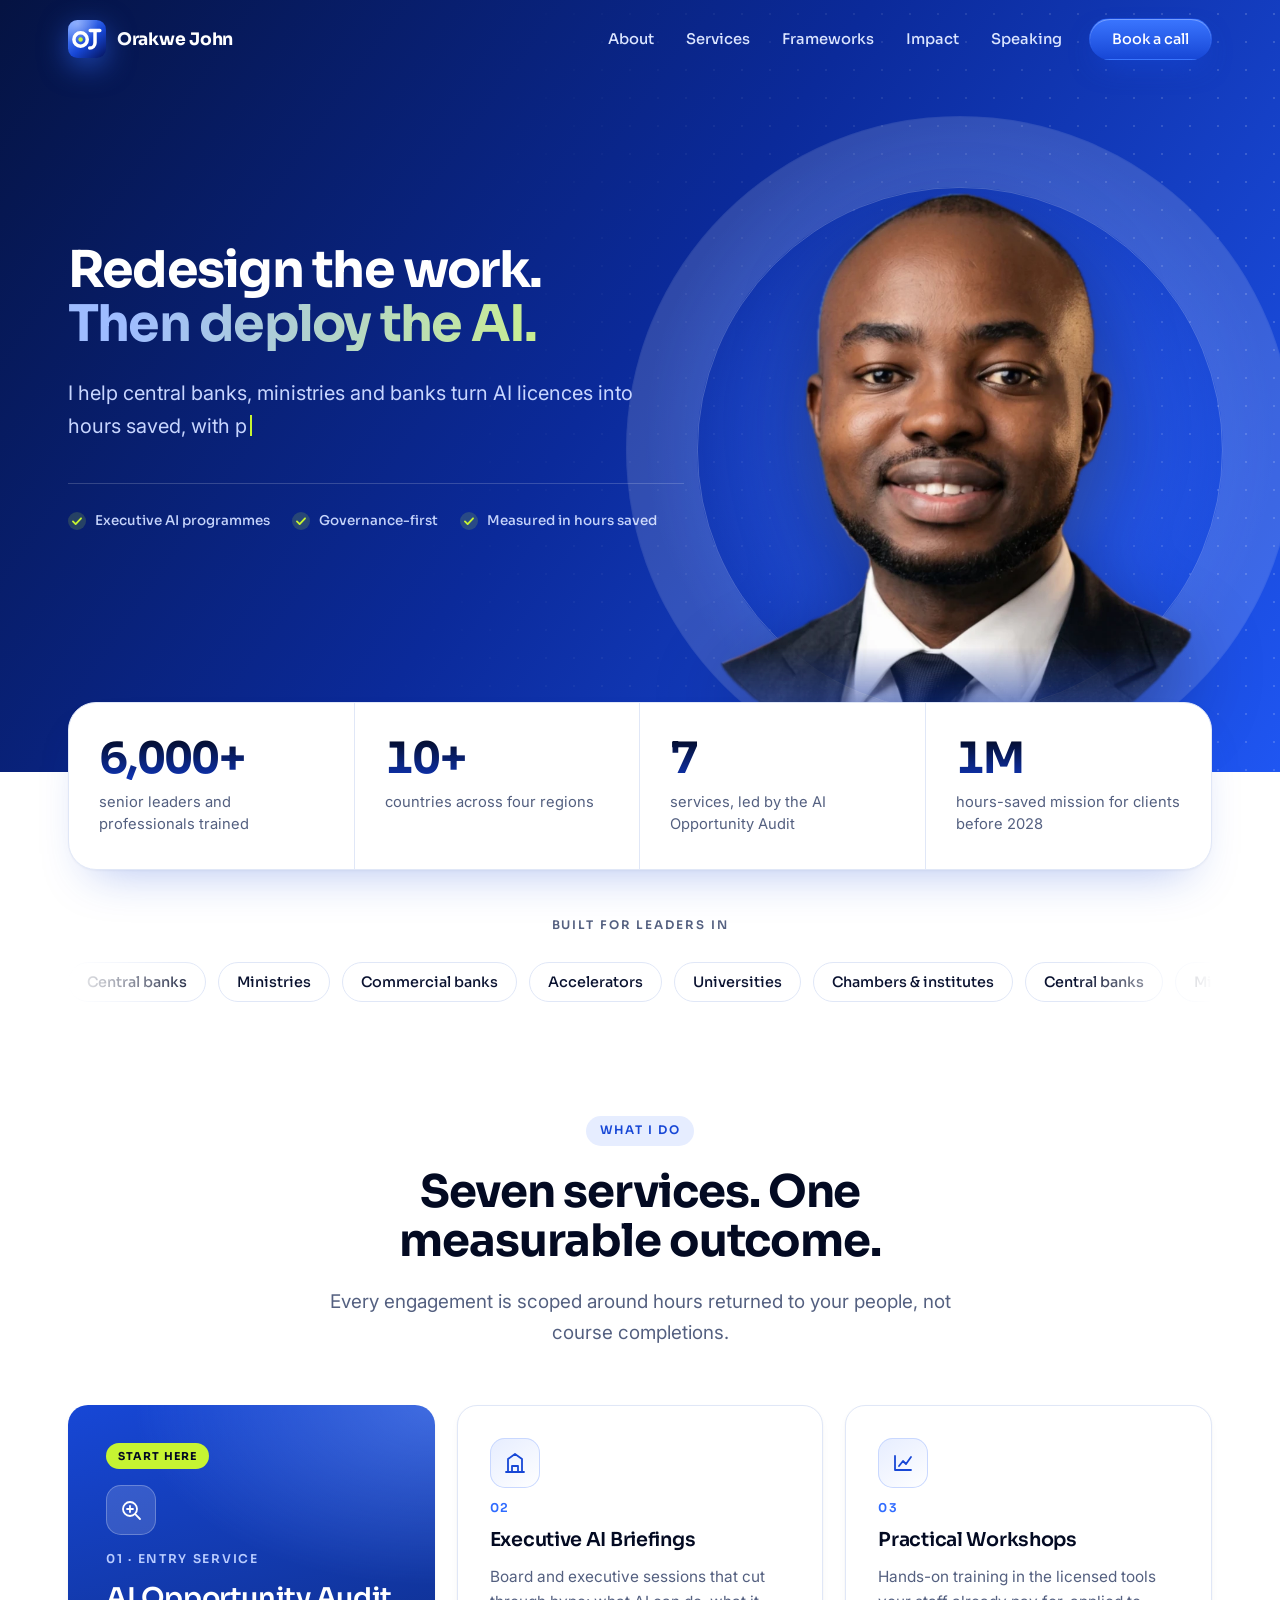
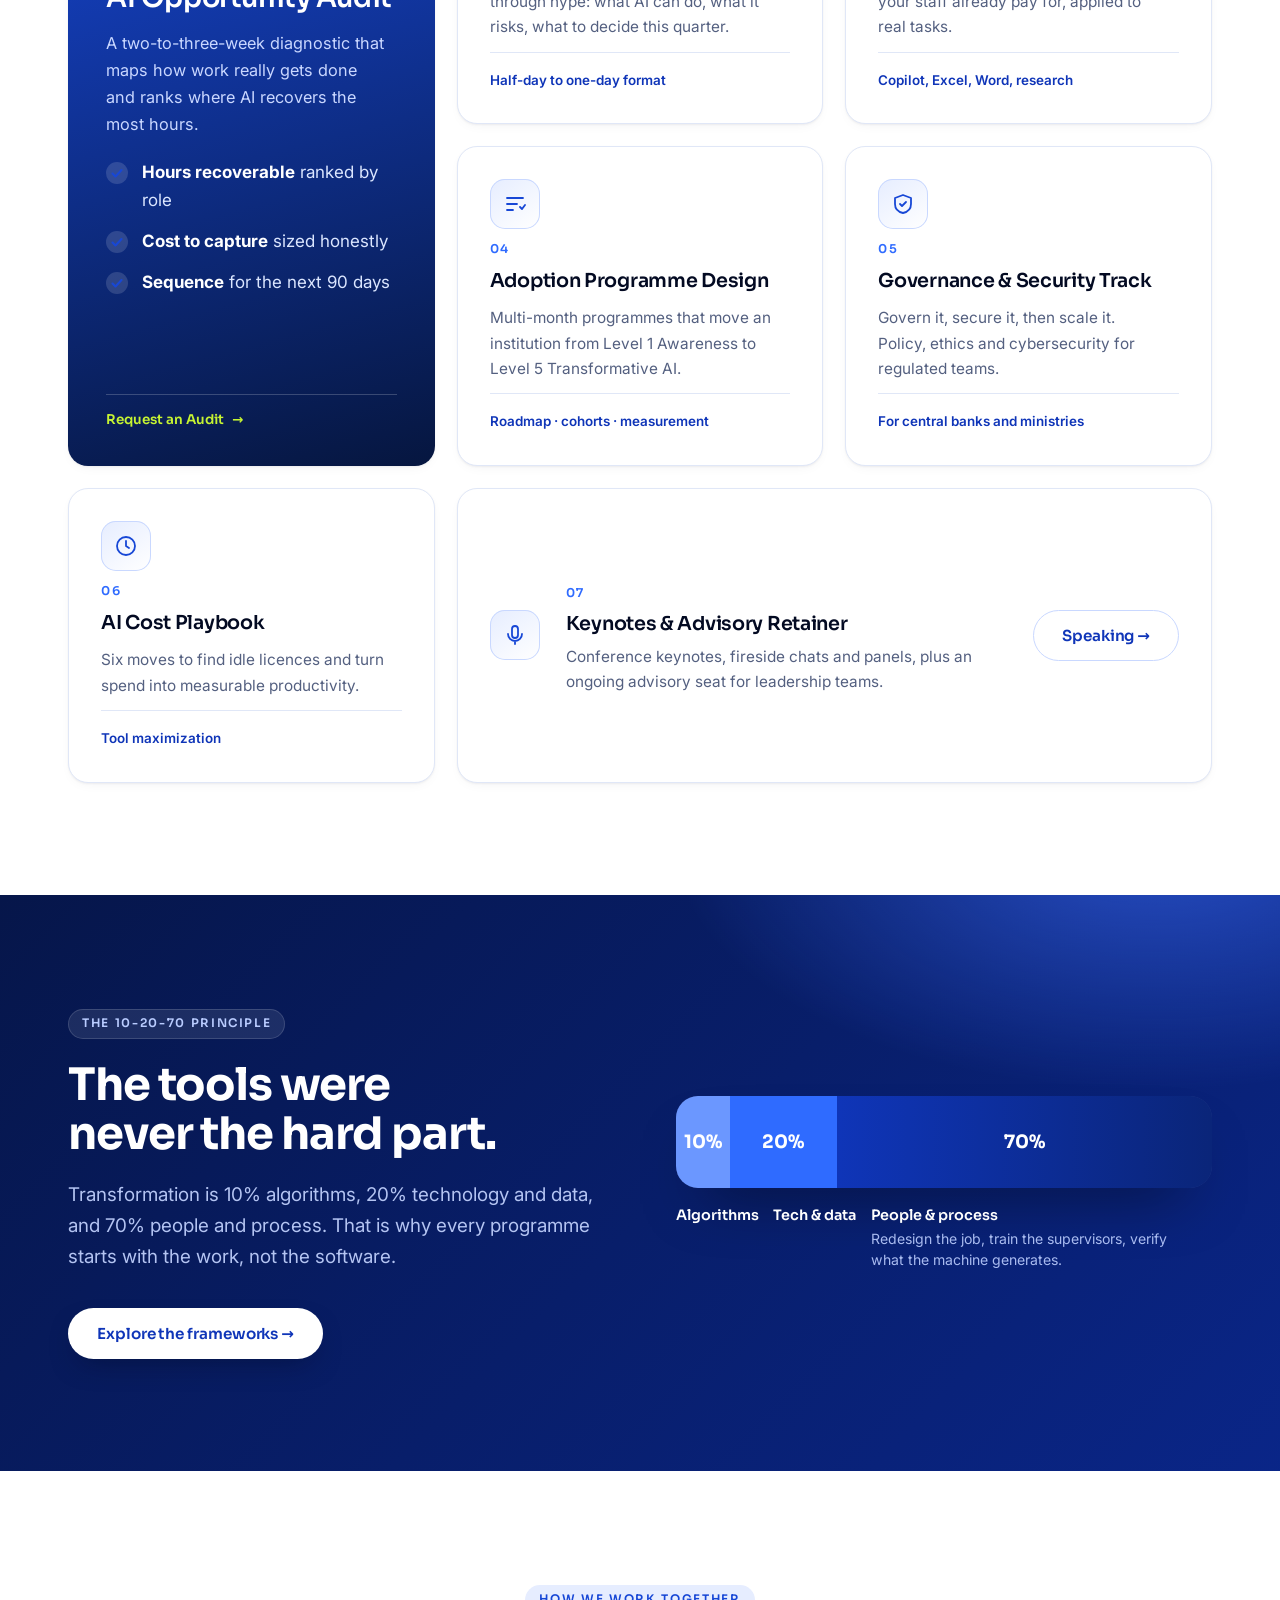
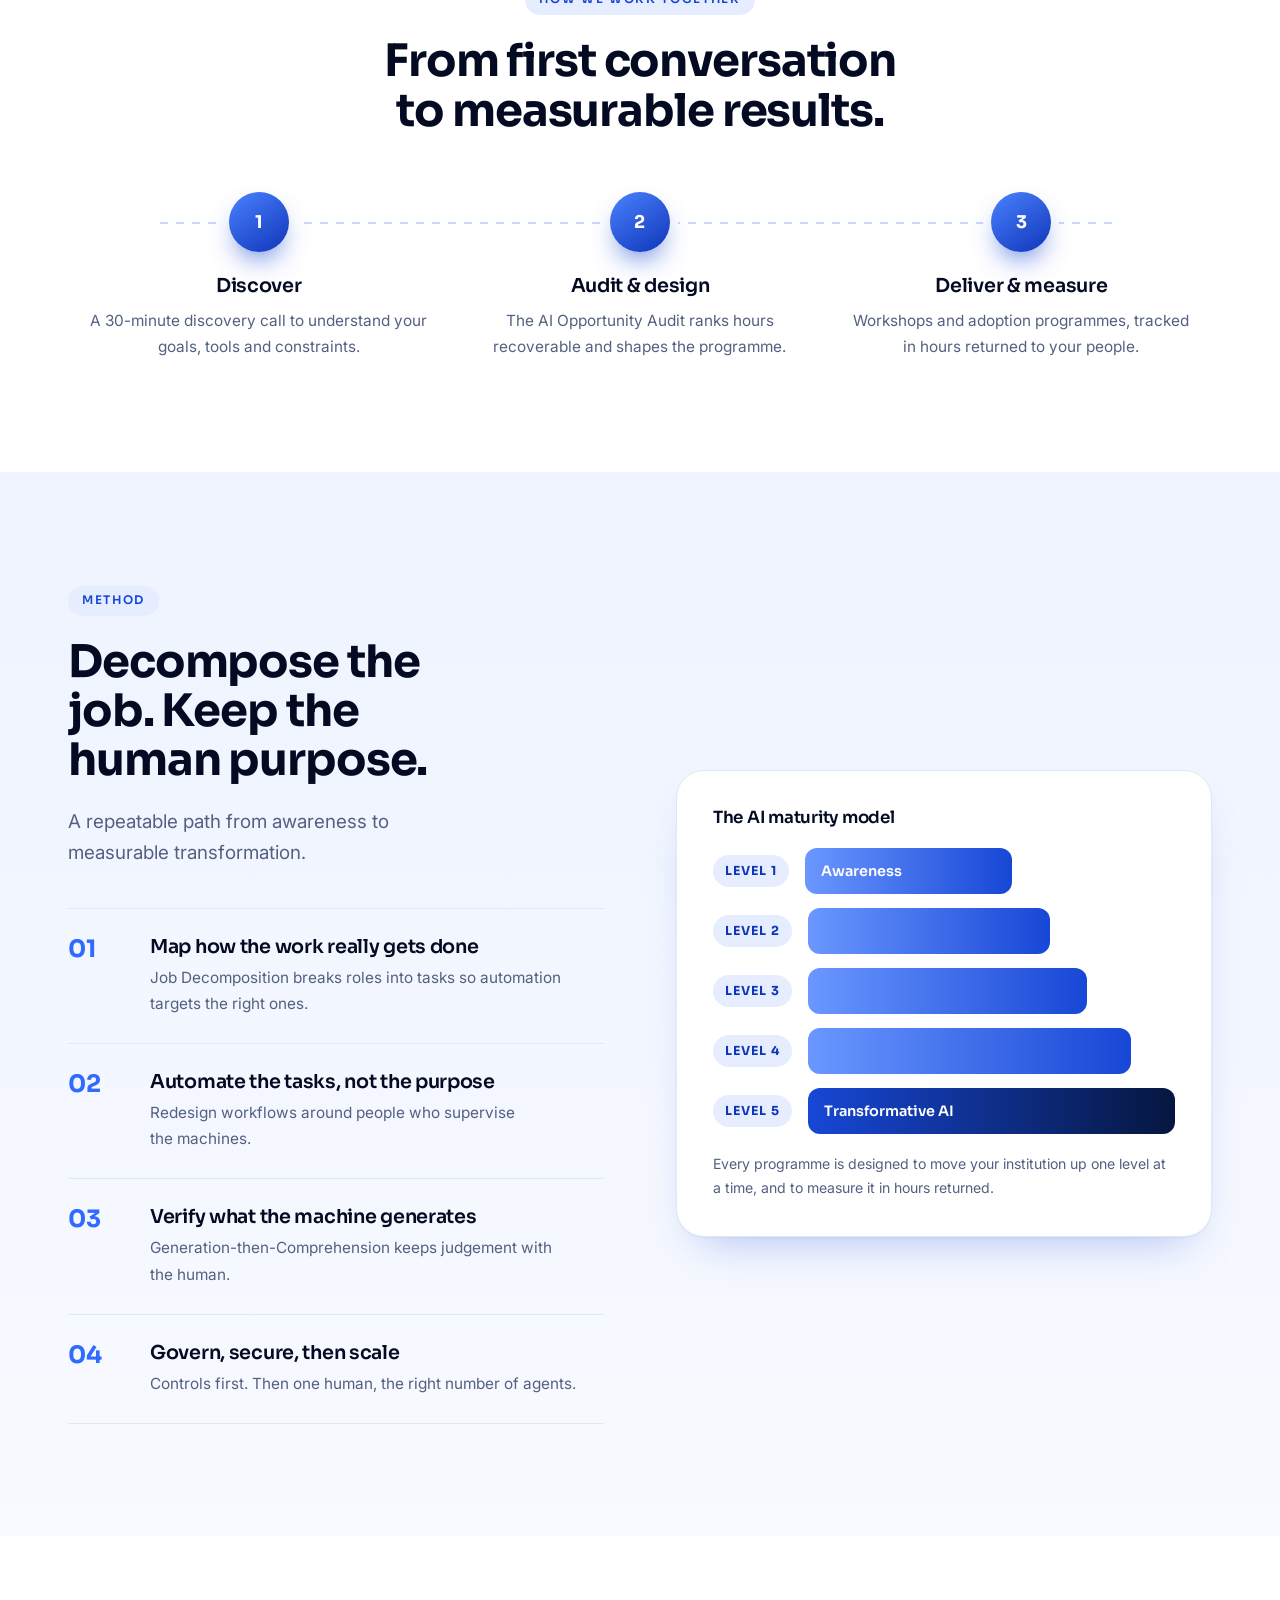
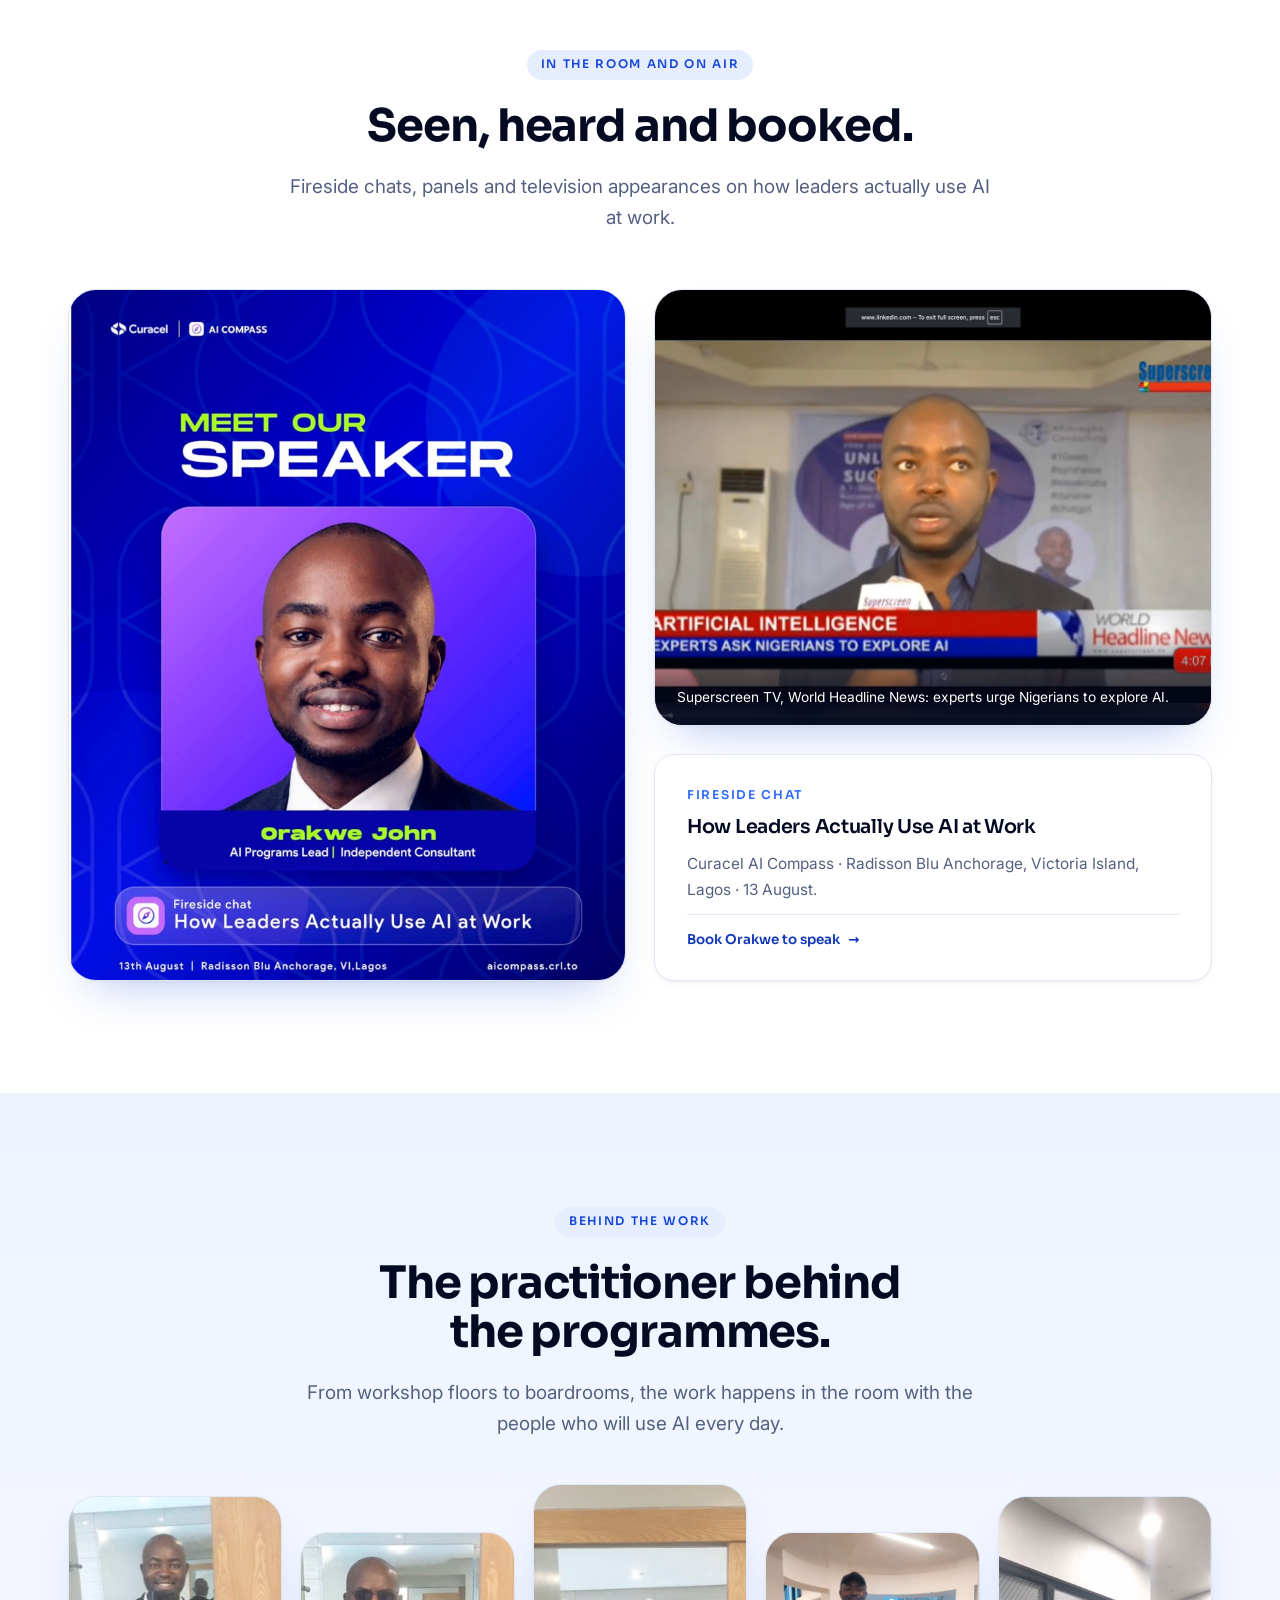
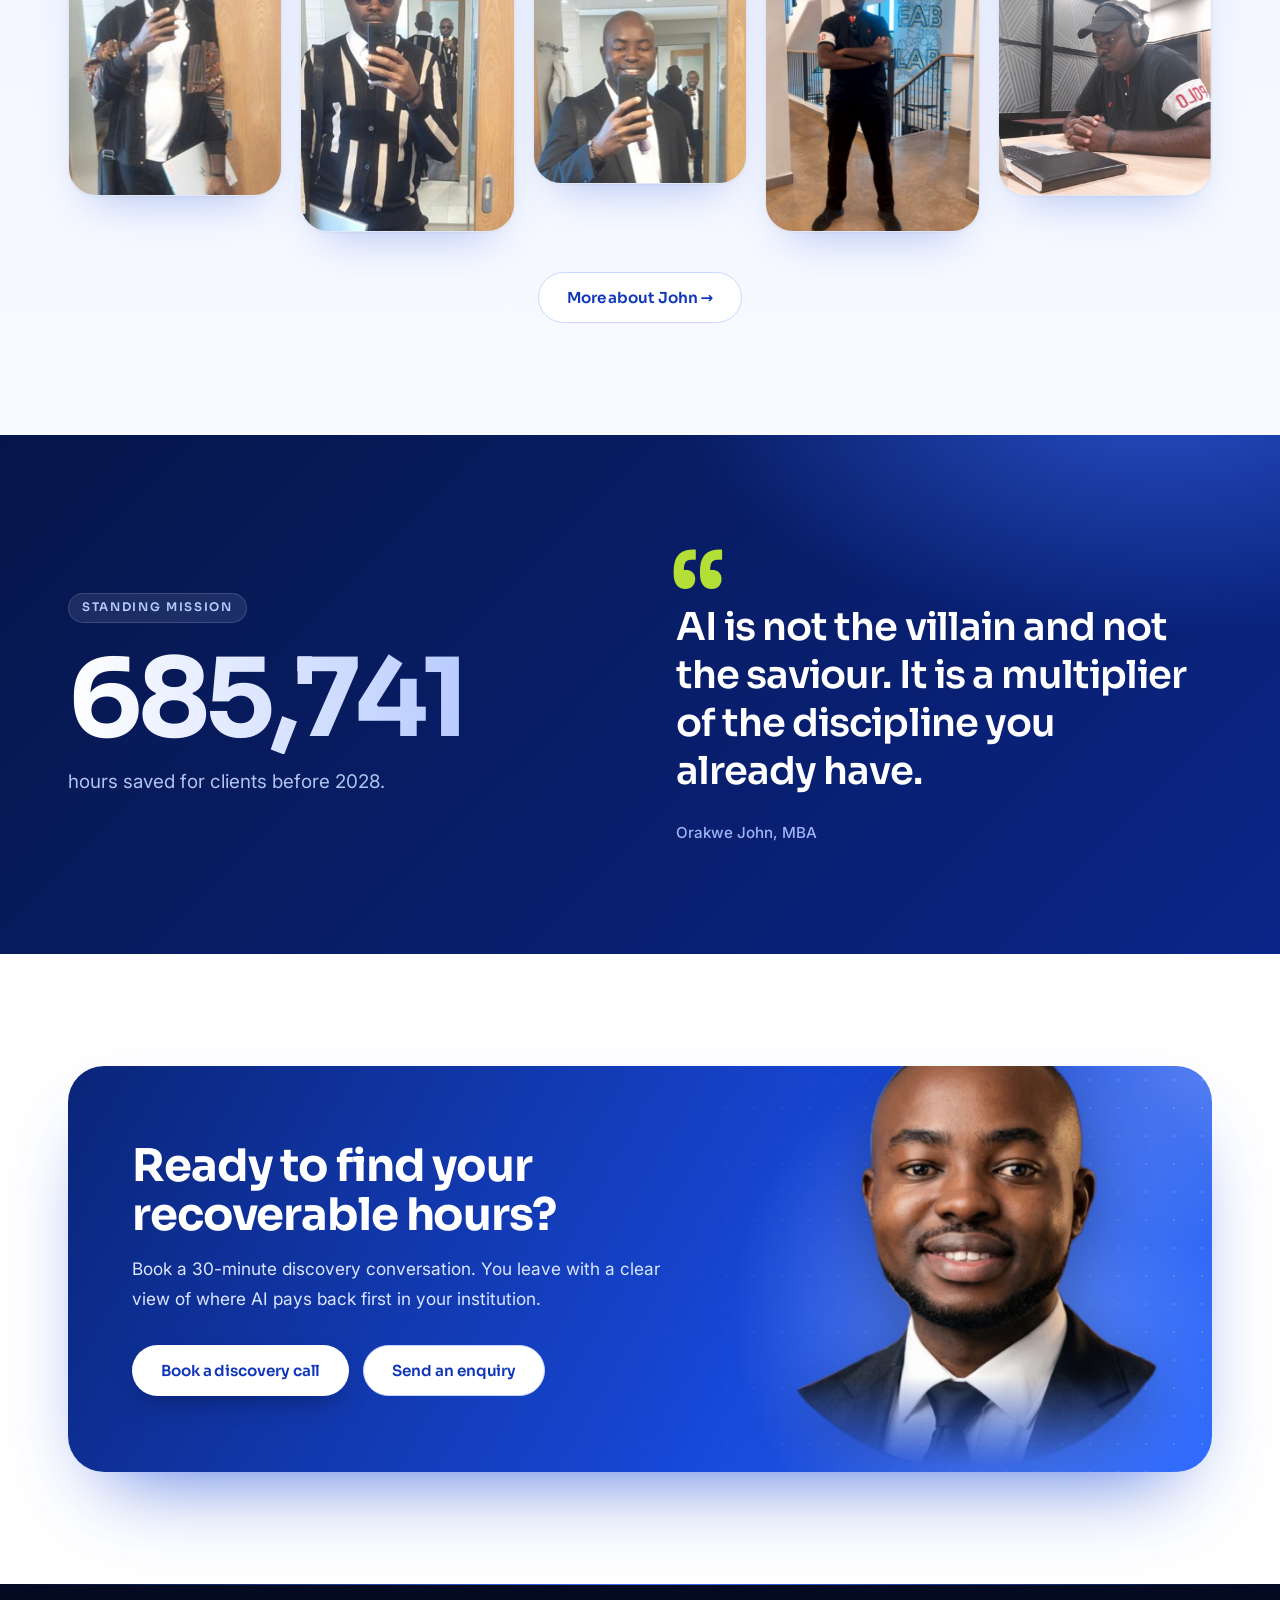
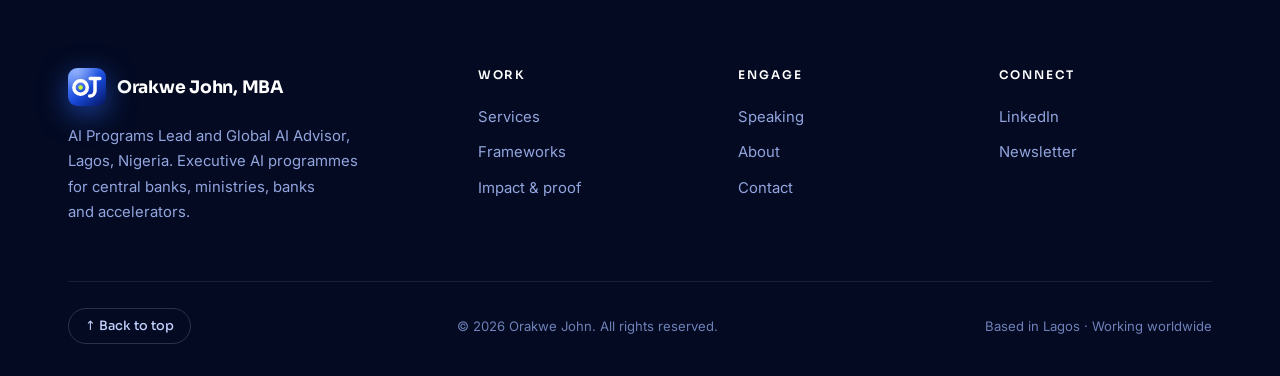
<file: index.html>
<!doctype html>
<html lang="en">
<head>
<meta charset="utf-8">
<meta name="viewport" content="width=device-width,initial-scale=1">
<title>Orakwe John, MBA | From AI awareness to AI transformation</title>
<meta name="description" content="Executive AI programmes for central banks, ministries, banks and accelerators across Africa, the Middle East, Europe and Southeast Asia. Orakwe John, AI Programs Lead and Global AI Advisor.">
<meta property="og:title" content="Orakwe John, MBA | From AI awareness to AI transformation">
<meta property="og:description" content="Executive AI programmes built on the 10-20-70 principle, measured in hours saved.">

<meta property="og:type" content="website"><meta property="og:site_name" content="Orakwe John, MBA"><meta property="og:image" content="https://orakwe-john.vercel.app/assets/img/og-card.jpg"><meta property="og:image:width" content="1200"><meta property="og:image:height" content="630"><meta name="twitter:card" content="summary_large_image"><meta name="twitter:image" content="https://orakwe-john.vercel.app/assets/img/og-card.jpg"><meta name="theme-color" content="#030a22">
<link rel="icon" href="/assets/img/favicon.svg" type="image/svg+xml"><link rel="icon" href="/assets/img/favicon-32.png" sizes="32x32" type="image/png"><link rel="alternate icon" href="/favicon.ico" sizes="any"><link rel="apple-touch-icon" href="/assets/img/apple-touch-icon.png">
<link rel="preconnect" href="https://fonts.googleapis.com"><link rel="preconnect" href="https://fonts.gstatic.com" crossorigin>
<link href="https://fonts.googleapis.com/css2?family=Inter:wght@400;500;600&family=Sora:wght@500;600;700&display=swap" rel="stylesheet">
<link rel="stylesheet" href="assets/css/style.css">
<script type="application/ld+json">{"@context":"https://schema.org","@type":"Person","name":"Orakwe John","honorificSuffix":"MBA","jobTitle":"AI Programs Lead and Global AI Advisor","address":{"@type":"PostalAddress","addressLocality":"Lagos","addressCountry":"NG"},"sameAs":["https://www.linkedin.com/in/orakwe"],"image":"assets/img/portrait.jpg"}</script>
</head>
<body>
<a class="skip" href="#main">Skip to content</a>
<header id="site-header"></header>

<main id="main">
<section class="hero">
  <div class="wrap grid">
    <div class="copy">
      <h1><span class="ln">Redesign the work.</span> <em class="ln">Then deploy the AI.</em></h1>
      <p class="lead typed" data-type="I help central banks, ministries and banks turn AI licences into hours saved, with programmes built on the 10-20-70 principle.">I help central banks, ministries and banks turn AI licences into hours saved, with programmes built on the 10-20-70 principle.</p>
      <div class="hero-points"><span>Executive AI programmes</span><span>Governance-first</span><span>Measured in hours saved</span></div>
    </div>
    <div class="figure"><img src="assets/img/portrait-cut.webp" alt="Orakwe John, MBA" width="860" height="1017" fetchpriority="high"></div>
  </div>
</section>

<section class="proof">
  <div class="wrap">
    <div class="row">
      <div class="cell"><b data-count="6000" data-suffix="+">6,000+</b><span>senior leaders and professionals trained</span></div>
      <div class="cell"><b data-count="10" data-suffix="+">10+</b><span>countries across four regions</span></div>
      <div class="cell"><b data-count="7">7</b><span>services, led by the AI Opportunity Audit</span></div>
      <div class="cell"><b data-count="1" data-suffix="M">1M</b><span>hours-saved mission for clients before 2028</span></div>
    </div>
    <div class="trust"><p>Built for leaders in</p>
      <div class="marquee" aria-label="Central banks, ministries, commercial banks, accelerators, universities, chambers and institutes"><div class="track" aria-hidden="true">
        <span>Central banks</span><span>Ministries</span><span>Commercial banks</span><span>Accelerators</span><span>Universities</span><span>Chambers &amp; institutes</span>
        <span>Central banks</span><span>Ministries</span><span>Commercial banks</span><span>Accelerators</span><span>Universities</span><span>Chambers &amp; institutes</span>
      </div></div></div>
  </div>
</section>

<section class="section">
  <div class="wrap">
    <div class="head reveal">
      <span class="eyebrow">What I do</span>
      <h2>Seven services. One measurable outcome.</h2>
      <p class="lead">Every engagement is scoped around hours returned to your people, not course completions.</p>
    </div>
    <div class="bento">
      <article class="card feature reveal">
        <span class="badge">Start here</span>
        <div class="icon"><svg viewBox="0 0 24 24" fill="none" stroke="currentColor" stroke-width="1.8" stroke-linecap="round" stroke-linejoin="round"><circle cx="11" cy="11" r="7"/><path d="M21 21l-4.3-4.3M11 8v6M8 11h6"/></svg></div>
        <span class="num">01 · Entry service</span><h3>AI Opportunity Audit</h3>
        <p>A two-to-three-week diagnostic that maps how work really gets done and ranks where AI recovers the most hours.</p>
        <ul class="list"><li><b>Hours recoverable</b> ranked by role</li><li><b>Cost to capture</b> sized honestly</li><li><b>Sequence</b> for the next 90 days</li></ul>
        <a class="meta link-arrow" data-book href="contact.html">Request an Audit</a>
      </article>
      <article class="card reveal d1"><div class="icon"><svg viewBox="0 0 24 24" fill="none" stroke="currentColor" stroke-width="1.8" stroke-linecap="round" stroke-linejoin="round"><path d="M3 21h18M5 21V8l7-5 7 5v13M9 21v-6h6v6"/></svg></div><span class="num">02</span><h3>Executive AI Briefings</h3><p>Board and executive sessions that cut through hype: what AI can do, what it risks, what to decide this quarter.</p><span class="meta">Half-day to one-day format</span></article>
      <article class="card reveal d2"><div class="icon"><svg viewBox="0 0 24 24" fill="none" stroke="currentColor" stroke-width="1.8" stroke-linecap="round" stroke-linejoin="round"><path d="M4 19V5M4 19h16M8 15l4-5 3 3 5-7"/></svg></div><span class="num">03</span><h3>Practical Workshops</h3><p>Hands-on training in the licensed tools your staff already pay for, applied to real tasks.</p><span class="meta">Copilot, Excel, Word, research</span></article>
      <article class="card reveal d1"><div class="icon"><svg viewBox="0 0 24 24" fill="none" stroke="currentColor" stroke-width="1.8" stroke-linecap="round" stroke-linejoin="round"><path d="M4 6h16M4 12h10M4 18h6M17 15l2 2 3-4"/></svg></div><span class="num">04</span><h3>Adoption Programme Design</h3><p>Multi-month programmes that move an institution from Level 1 Awareness to Level 5 Transformative AI.</p><span class="meta">Roadmap · cohorts · measurement</span></article>
      <article class="card reveal d2"><div class="icon"><svg viewBox="0 0 24 24" fill="none" stroke="currentColor" stroke-width="1.8" stroke-linecap="round" stroke-linejoin="round"><path d="M12 3l8 3v6c0 5-3.5 8-8 9-4.5-1-8-4-8-9V6z"/><path d="M9 12l2 2 4-4"/></svg></div><span class="num">05</span><h3>Governance &amp; Security Track</h3><p>Govern it, secure it, then scale it. Policy, ethics and cybersecurity for regulated teams.</p><span class="meta">For central banks and ministries</span></article>
      <article class="card reveal"><div class="icon"><svg viewBox="0 0 24 24" fill="none" stroke="currentColor" stroke-width="1.8" stroke-linecap="round" stroke-linejoin="round"><circle cx="12" cy="12" r="9"/><path d="M12 7v5l3 2"/></svg></div><span class="num">06</span><h3>AI Cost Playbook</h3><p>Six moves to find idle licences and turn spend into measurable productivity.</p><span class="meta">Tool maximization</span></article>
      <article class="card wide reveal d1"><div class="icon"><svg viewBox="0 0 24 24" fill="none" stroke="currentColor" stroke-width="1.8" stroke-linecap="round" stroke-linejoin="round"><path d="M12 3a3 3 0 00-3 3v6a3 3 0 006 0V6a3 3 0 00-3-3zM5 11a7 7 0 0014 0M12 18v3"/></svg></div><div style="flex:1;min-width:230px"><span class="num">07</span><h3 style="margin-top:6px">Keynotes &amp; Advisory Retainer</h3><p style="margin-top:8px">Conference keynotes, fireside chats and panels, plus an ongoing advisory seat for leadership teams.</p></div><a class="btn btn-ghost" href="speaking.html">Speaking →</a></article>
    </div>
  </div>
</section>

<section class="section dark">
  <div class="wrap grid-2">
    <div class="reveal">
      <span class="eyebrow">The 10-20-70 principle</span>
      <h2>The tools were never the hard part.</h2>
      <p class="lead">Transformation is 10% algorithms, 20% technology and data, and 70% people and process. That is why every programme starts with the work, not the software.</p>
      <div class="btn-row"><a class="btn btn-light" href="frameworks.html">Explore the frameworks →</a></div>
    </div>
    <div class="reveal d1">
      <div class="split"><div class="s1">10%</div><div class="s2">20%</div><div class="s3">70%</div></div>
      <div class="split-legend"><p><b>Algorithms</b></p><p><b>Tech &amp; data</b></p><p><b>People &amp; process</b>Redesign the job, train the supervisors, verify what the machine generates.</p></div>
    </div>
  </div>
</section>

<section class="section">
  <div class="wrap">
    <div class="head reveal"><span class="eyebrow">How we work together</span><h2>From first conversation to measurable results.</h2></div>
    <div class="journey">
      <div class="j reveal"><div class="dot">1</div><h3>Discover</h3><p>A 30-minute discovery call to understand your goals, tools and constraints.</p></div>
      <div class="j reveal d1"><div class="dot">2</div><h3>Audit &amp; design</h3><p>The AI Opportunity Audit ranks hours recoverable and shapes the programme.</p></div>
      <div class="j reveal d2"><div class="dot">3</div><h3>Deliver &amp; measure</h3><p>Workshops and adoption programmes, tracked in hours returned to your people.</p></div>
    </div>
  </div>
</section>

<section class="section alt">
  <div class="wrap grid-2">
    <div class="reveal">
      <span class="eyebrow">Method</span>
      <h2>Decompose the job. Keep the human purpose.</h2>
      <p class="lead">A repeatable path from awareness to measurable transformation.</p>
      <div class="steps">
        <div class="step"><div><h3>Map how the work really gets done</h3><p>Job Decomposition breaks roles into tasks so automation targets the right ones.</p></div></div>
        <div class="step"><div><h3>Automate the tasks, not the purpose</h3><p>Redesign workflows around people who supervise the machines.</p></div></div>
        <div class="step"><div><h3>Verify what the machine generates</h3><p>Generation-then-Comprehension keeps judgement with the human.</p></div></div>
        <div class="step"><div><h3>Govern, secure, then scale</h3><p>Controls first. Then one human, the right number of agents.</p></div></div>
      </div>
    </div>
    <div class="ladder reveal d1" aria-label="AI maturity model, Level 1 Awareness to Level 5 Transformative AI">
      <h3>The AI maturity model</h3>
      <div class="rung"><i>LEVEL 1</i><div>Awareness</div></div>
      <div class="rung"><i>LEVEL 2</i><div></div></div>
      <div class="rung"><i>LEVEL 3</i><div></div></div>
      <div class="rung"><i>LEVEL 4</i><div></div></div>
      <div class="rung"><i>LEVEL 5</i><div>Transformative AI</div></div>
      <p>Every programme is designed to move your institution up one level at a time, and to measure it in hours returned.</p>
    </div>
  </div>
</section>

<section class="section">
  <div class="wrap">
    <div class="head reveal"><span class="eyebrow">In the room and on air</span><h2>Seen, heard and booked.</h2><p class="lead">Fireside chats, panels and television appearances on how leaders actually use AI at work.</p></div>
    <div class="grid-2" style="align-items:stretch;gap:28px">
      <figure class="photo reveal"><img src="assets/img/flyer.jpg" alt="Speaker announcement: How Leaders Actually Use AI at Work, 13 August, Radisson Blu Anchorage, Victoria Island, Lagos" loading="lazy"></figure>
      <div style="display:grid;gap:28px;grid-template-rows:1fr auto">
        <figure class="photo reveal d1"><img src="assets/img/tv.jpg" alt="Orakwe John interviewed on Superscreen World Headline News about AI" loading="lazy"><figcaption>Superscreen TV, World Headline News: experts urge Nigerians to explore AI.</figcaption></figure>
        <div class="card reveal d2"><span class="num">Fireside chat</span><h3>How Leaders Actually Use AI at Work</h3><p>Curacel AI Compass · Radisson Blu Anchorage, Victoria Island, Lagos · 13 August.</p><a class="meta link-arrow" href="speaking.html">Book Orakwe to speak</a></div>
      </div>
    </div>
  </div>
</section>

<section class="section alt">
  <div class="wrap">
    <div class="head reveal"><span class="eyebrow">Behind the work</span><h2>The practitioner behind the programmes.</h2><p class="lead">From workshop floors to boardrooms, the work happens in the room with the people who will use AI every day.</p></div>
    <div class="strip">
      <figure class="photo zoom reveal"><img src="assets/img/kente.jpg" alt="Orakwe John in a patterned jacket, laptop in hand" loading="lazy" style="object-position:50% 30%"></figure>
      <figure class="photo zoom reveal d1"><img src="assets/img/sunglasses.jpg" alt="Orakwe John in a striped cardigan and sunglasses" loading="lazy" style="object-position:50% 28%"></figure>
      <figure class="photo zoom reveal d2"><img src="assets/img/suit.jpg" alt="Orakwe John in a blazer, ready for a session" loading="lazy" style="object-position:50% 12%"></figure>
      <figure class="photo zoom-sm reveal d1"><img src="assets/img/fablab.jpg" alt="Orakwe John at an innovation hub" loading="lazy" style="object-position:50% 40%"></figure>
      <figure class="photo reveal d2"><img src="assets/img/working.jpg" alt="Orakwe John preparing for a session" loading="lazy" style="object-position:55% 45%"></figure>
    </div>
    <p class="center reveal" style="margin:40px auto 0"><a class="btn btn-ghost" href="about.html">More about John →</a></p>
  </div>
</section>

<section class="section dark">
  <div class="wrap grid-2">
    <div class="reveal">
      <span class="eyebrow">Standing mission</span>
      <div class="counter" data-count="target">0</div>
      <p class="lead" style="margin-top:12px">hours saved for clients before 2028.</p>
      <div class="bar-track" data-progress><i></i></div>
    </div>
    <div class="reveal d1">
      <p class="quote"><span class="qm" aria-hidden="true">“</span>AI is not the villain and not the saviour. It is a multiplier of the discipline you already have.<small>Orakwe John, MBA</small></p>
    </div>
  </div>
</section>

<section class="section">
  <div class="wrap">
    <div class="cta-band reveal"><div class="cta-copy"><h2>Ready to find your recoverable hours?</h2><p>Book a 30-minute discovery conversation. You leave with a clear view of where AI pays back first in your institution.</p><div class="btn-row"><a class="btn btn-light" data-book href="contact.html">Book a discovery call</a><a class="btn btn-ghost" href="contact.html#enquiry">Send an enquiry</a></div></div></div>
  </div>
</section>
</main>

<footer id="site-footer"></footer>
<script src="assets/js/main.js"></script>
</body>
</html>
</file>
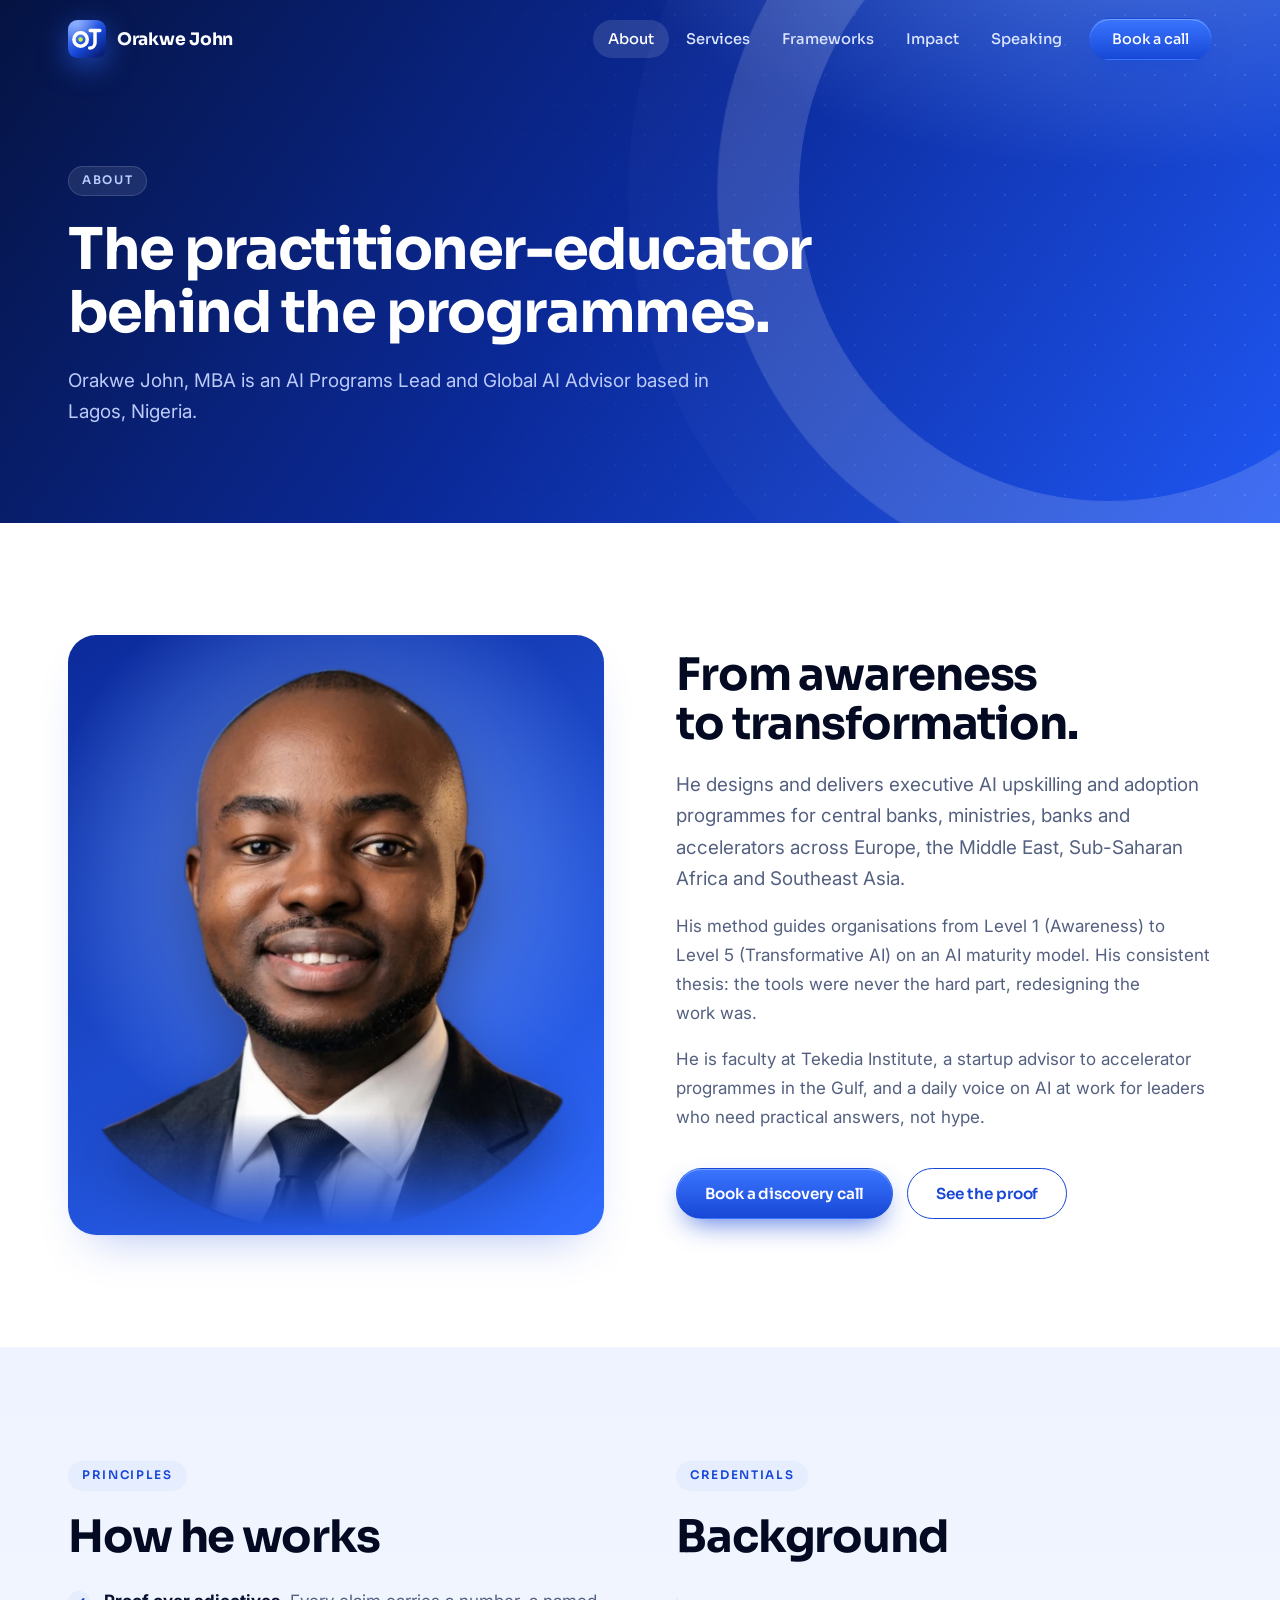
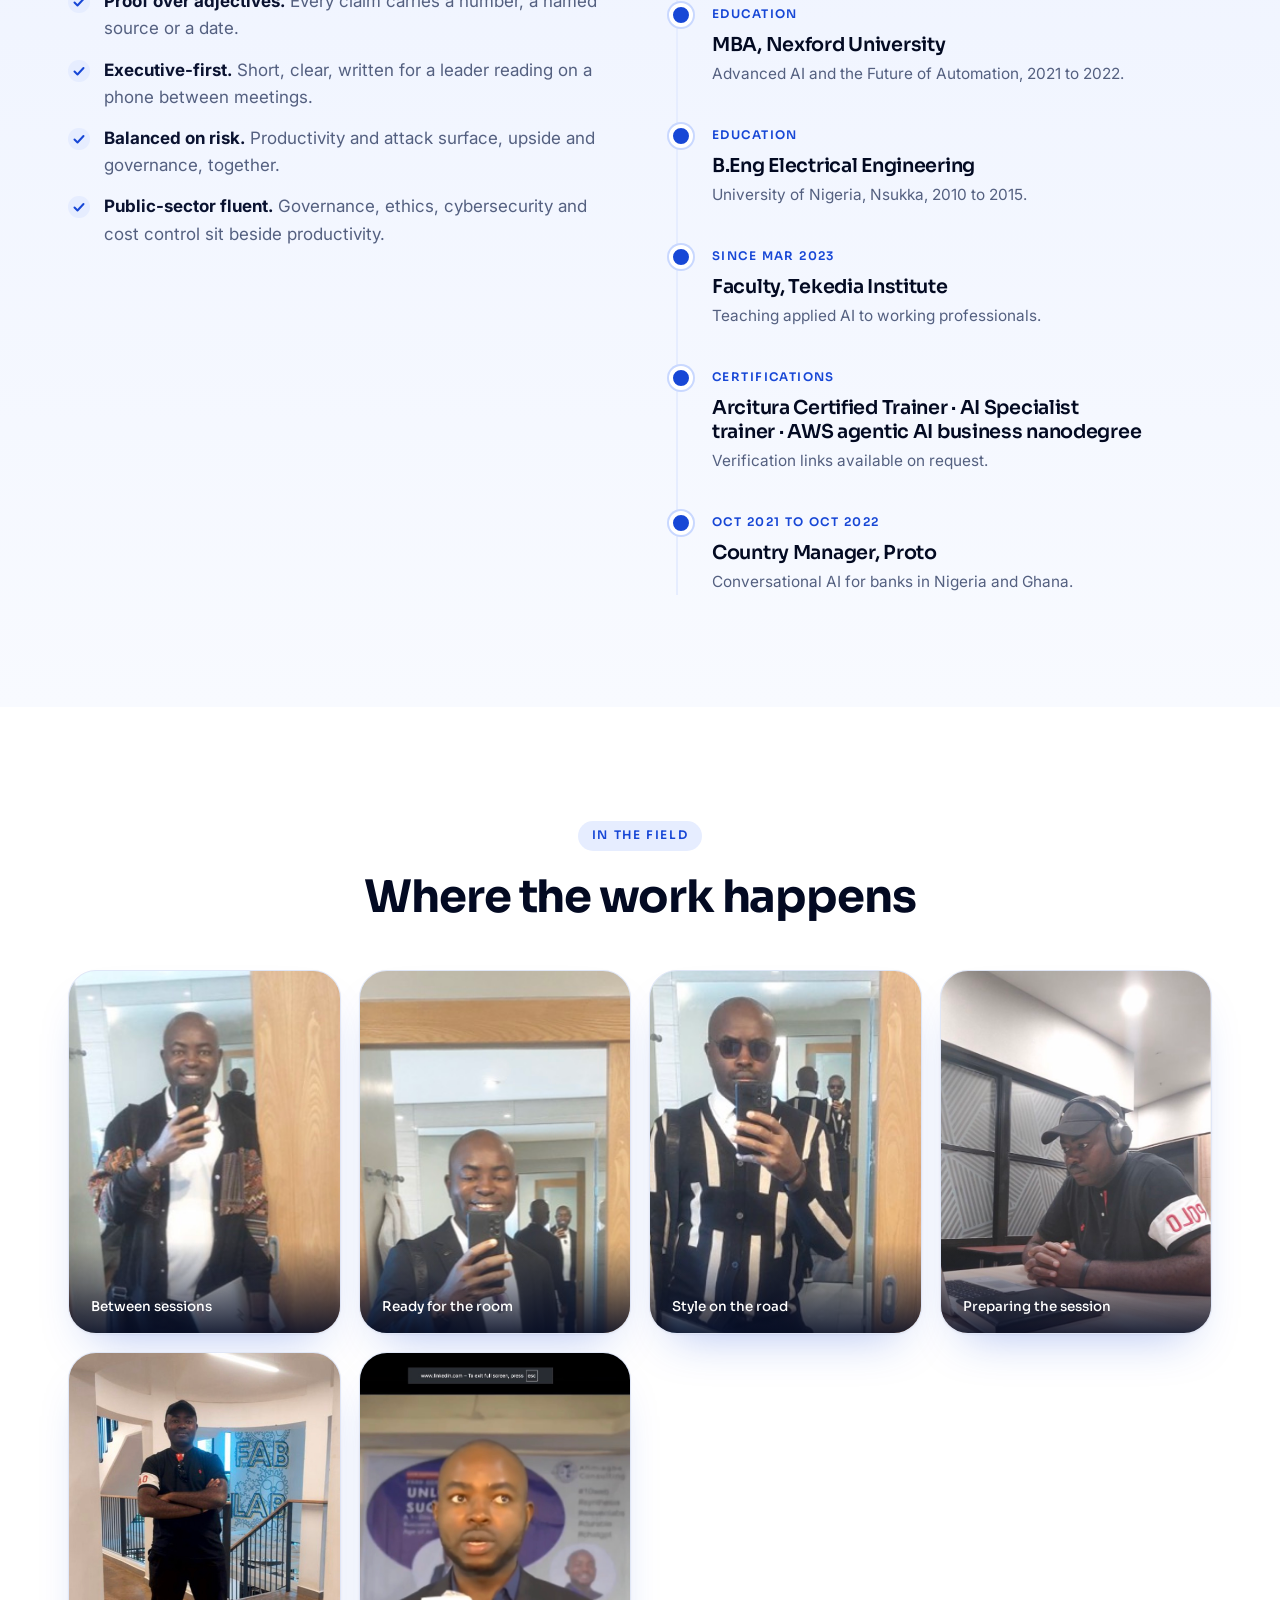
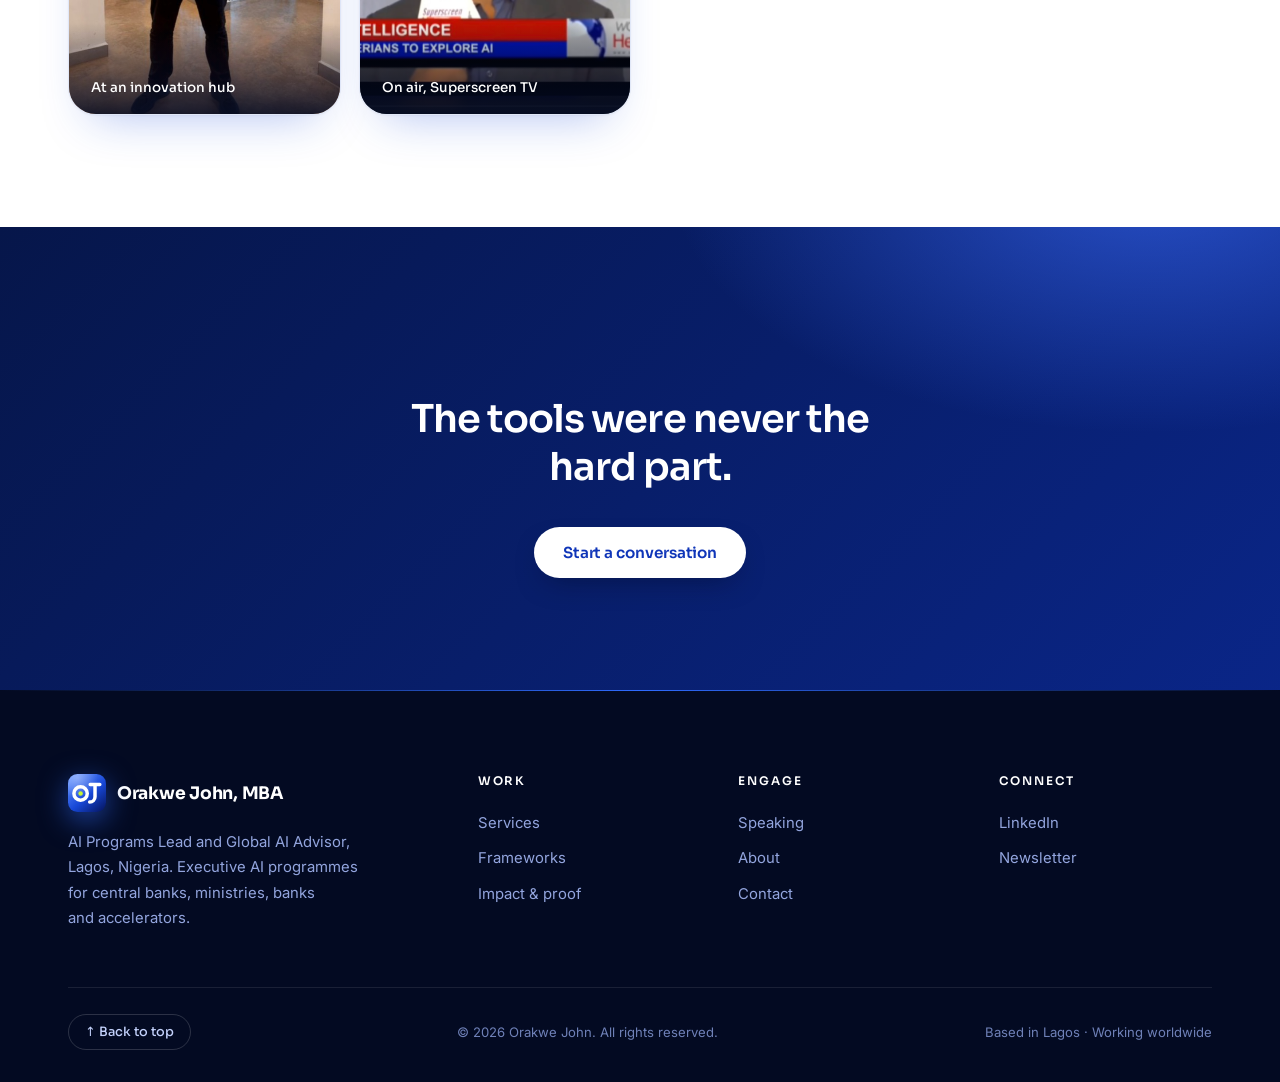
<file: about.html>
<!doctype html>
<html lang="en"><head>
<meta charset="utf-8"><meta name="viewport" content="width=device-width,initial-scale=1">
<title>About Orakwe John, MBA | AI Programs Lead and Global AI Advisor</title>
<meta name="description" content="Orakwe John, MBA is an AI Programs Lead and Global AI Advisor based in Lagos, designing executive AI upskilling for central banks, ministries, banks and accelerators.">
<meta property="og:type" content="website"><meta property="og:site_name" content="Orakwe John, MBA"><meta property="og:image" content="https://orakwe-john.vercel.app/assets/img/og-card.jpg"><meta property="og:image:width" content="1200"><meta property="og:image:height" content="630"><meta name="twitter:card" content="summary_large_image"><meta name="twitter:image" content="https://orakwe-john.vercel.app/assets/img/og-card.jpg"><meta name="theme-color" content="#071a4d"><link rel="icon" href="/assets/img/favicon.svg" type="image/svg+xml"><link rel="icon" href="/assets/img/favicon-32.png" sizes="32x32" type="image/png"><link rel="alternate icon" href="/favicon.ico" sizes="any"><link rel="apple-touch-icon" href="/assets/img/apple-touch-icon.png">
<link rel="preconnect" href="https://fonts.googleapis.com"><link rel="preconnect" href="https://fonts.gstatic.com" crossorigin>
<link href="https://fonts.googleapis.com/css2?family=Inter:wght@400;500;600&family=Sora:wght@500;600;700&display=swap" rel="stylesheet">
<link rel="stylesheet" href="assets/css/style.css">
</head><body>
<header id="site-header"></header>
<section class="page-hero"><div class="wrap"><span class="eyebrow">About</span><h1>The practitioner-educator behind the programmes.</h1><p class="lead">Orakwe John, MBA is an AI Programs Lead and Global AI Advisor based in Lagos, Nigeria.</p></div></section>

<section class="section">
  <div class="wrap grid-2">
    <div class="cutout-card reveal"><img src="assets/img/portrait-cut.webp" alt="Portrait of Orakwe John" width="860" height="1017"></div>
    <div class="reveal d1">
      <h2>From awareness to transformation.</h2>
      <p class="lead">He designs and delivers executive AI upskilling and adoption programmes for central banks, ministries, banks and accelerators across Europe, the Middle East, Sub-Saharan Africa and Southeast Asia.</p>
      <p style="margin-top:18px;color:var(--muted)">His method guides organisations from Level 1 (Awareness) to Level 5 (Transformative AI) on an AI maturity model. His consistent thesis: the tools were never the hard part, redesigning the work was.</p>
      <p style="margin-top:18px;color:var(--muted)">He is faculty at Tekedia Institute, a startup advisor to accelerator programmes in the Gulf, and a daily voice on AI at work for leaders who need practical answers, not hype.</p>
      <div class="btn-row"><a class="btn btn-primary" data-book href="contact.html">Book a discovery call</a><a class="btn btn-ghost" href="impact.html" style="color:var(--blue-600);border-color:var(--blue-600)">See the proof</a></div>
    </div>
  </div>
</section>

<section class="section alt">
  <div class="wrap grid-2" style="align-items:start">
    <div class="reveal"><span class="eyebrow">Principles</span><h2>How he works</h2>
      <ul class="list">
        <li><b>Proof over adjectives.</b> Every claim carries a number, a named source or a date.</li>
        <li><b>Executive-first.</b> Short, clear, written for a leader reading on a phone between meetings.</li>
        <li><b>Balanced on risk.</b> Productivity and attack surface, upside and governance, together.</li>
        <li><b>Public-sector fluent.</b> Governance, ethics, cybersecurity and cost control sit beside productivity.</li>
      </ul></div>
    <div class="reveal d1"><span class="eyebrow">Credentials</span><h2>Background</h2>
      <div class="timeline">
        <div><small>Education</small><h3>MBA, Nexford University</h3><p>Advanced AI and the Future of Automation, 2021 to 2022.</p></div>
        <div><small>Education</small><h3>B.Eng Electrical Engineering</h3><p>University of Nigeria, Nsukka, 2010 to 2015.</p></div>
        <div><small>Since Mar 2023</small><h3>Faculty, Tekedia Institute</h3><p>Teaching applied AI to working professionals.</p></div>
        <div><small>Certifications</small><h3>Arcitura Certified Trainer · AI Specialist trainer · AWS agentic AI business nanodegree</h3><p>Verification links available on request.</p></div>
        <div><small>Oct 2021 to Oct 2022</small><h3>Country Manager, Proto</h3><p>Conversational AI for banks in Nigeria and Ghana.</p></div>
      </div></div>
  </div>
</section>

<section class="section">
  <div class="wrap">
    <div class="center reveal"><span class="eyebrow">In the field</span><h2>Where the work happens</h2></div>
    <div class="gallery three">
      <figure class="photo zoom reveal"><img src="assets/img/kente.jpg" alt="Orakwe John in a patterned jacket" loading="lazy" style="object-position:50% 30%"><figcaption>Between sessions</figcaption></figure>
      <figure class="photo zoom reveal d1"><img src="assets/img/suit.jpg" alt="Orakwe John in a blazer" loading="lazy" style="object-position:50% 12%"><figcaption>Ready for the room</figcaption></figure>
      <figure class="photo zoom reveal d2"><img src="assets/img/sunglasses.jpg" alt="Orakwe John in a striped cardigan and sunglasses" loading="lazy" style="object-position:50% 28%"><figcaption>Style on the road</figcaption></figure>
      <figure class="photo reveal"><img src="assets/img/working.jpg" alt="Orakwe John preparing for a session" loading="lazy" style="object-position:55% 45%"><figcaption>Preparing the session</figcaption></figure>
      <figure class="photo zoom-sm reveal d1"><img src="assets/img/fablab.jpg" alt="Orakwe John at an innovation hub" loading="lazy" style="object-position:50% 40%"><figcaption>At an innovation hub</figcaption></figure>
      <figure class="photo reveal d2"><img src="assets/img/tv.jpg" alt="Orakwe John on television" loading="lazy" style="object-position:55% center"><figcaption>On air, Superscreen TV</figcaption></figure>
    </div>
  </div>
</section>

<section class="section dark"><div class="wrap center reveal"><p class="quote" style="margin:0 auto">The tools were never the hard part.</p><div class="btn-row" style="justify-content:center"><a class="btn btn-light" data-book href="contact.html">Start a conversation</a></div></div></section>
<footer id="site-footer"></footer><script src="assets/js/main.js"></script></body></html>
</file>
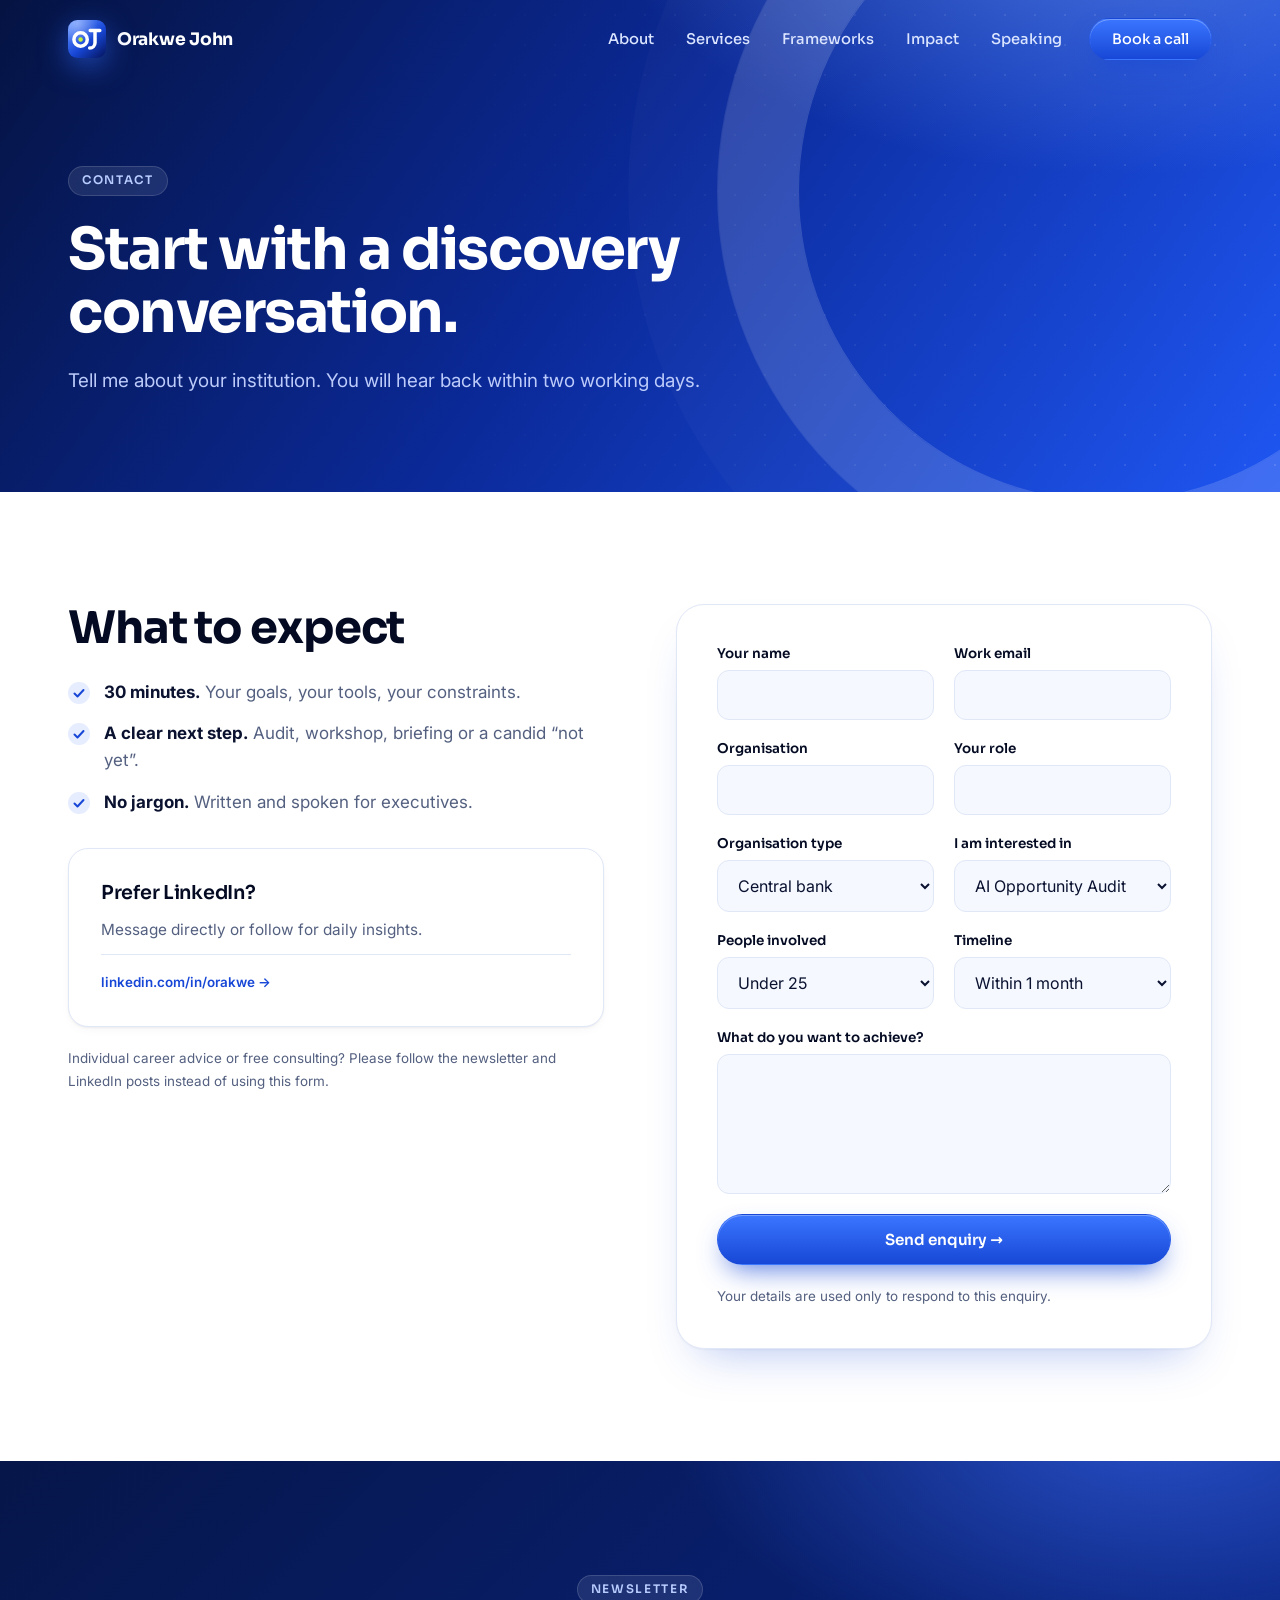
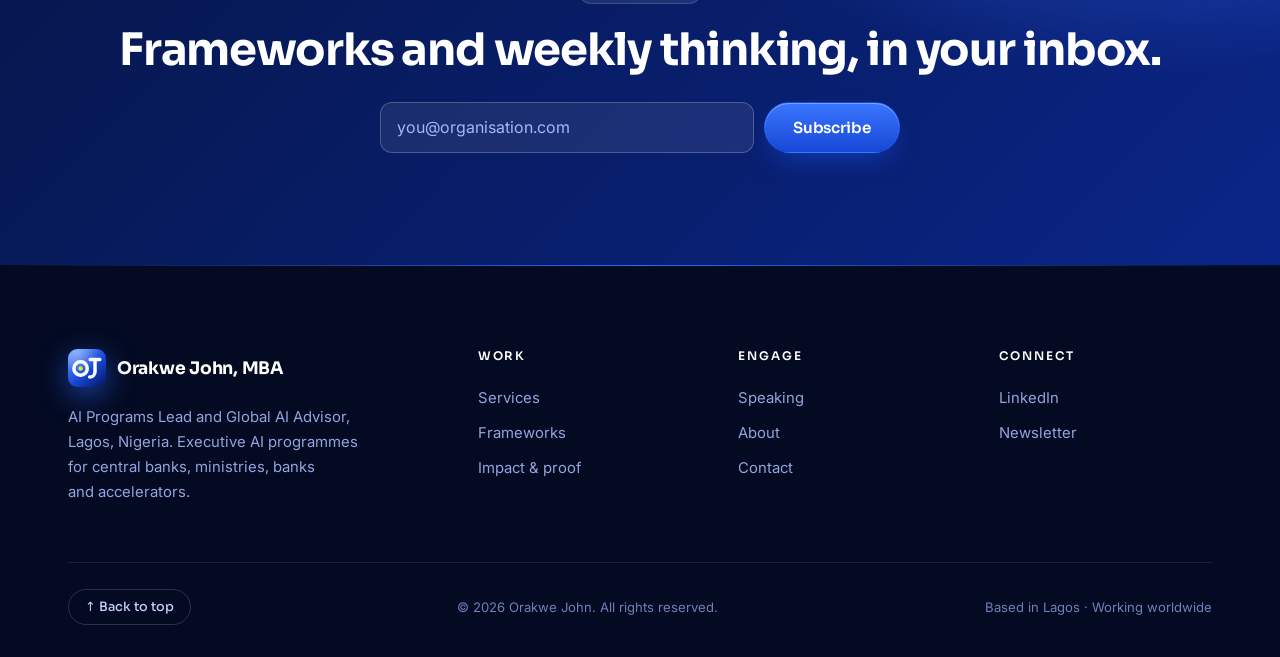
<file: contact.html>
<!doctype html>
<html lang="en"><head>
<meta charset="utf-8"><meta name="viewport" content="width=device-width,initial-scale=1">
<title>Contact and book a discovery call | Orakwe John, MBA</title>
<meta name="description" content="Book a discovery conversation or send a structured enquiry about AI programmes, workshops, speaking and advisory.">
<meta property="og:type" content="website"><meta property="og:site_name" content="Orakwe John, MBA"><meta property="og:image" content="https://orakwe-john.vercel.app/assets/img/og-card.jpg"><meta property="og:image:width" content="1200"><meta property="og:image:height" content="630"><meta name="twitter:card" content="summary_large_image"><meta name="twitter:image" content="https://orakwe-john.vercel.app/assets/img/og-card.jpg"><meta name="theme-color" content="#071a4d"><link rel="icon" href="/assets/img/favicon.svg" type="image/svg+xml"><link rel="icon" href="/assets/img/favicon-32.png" sizes="32x32" type="image/png"><link rel="alternate icon" href="/favicon.ico" sizes="any"><link rel="apple-touch-icon" href="/assets/img/apple-touch-icon.png">
<link rel="preconnect" href="https://fonts.googleapis.com"><link rel="preconnect" href="https://fonts.gstatic.com" crossorigin>
<link href="https://fonts.googleapis.com/css2?family=Inter:wght@400;500;600&family=Sora:wght@500;600;700&display=swap" rel="stylesheet">
<link rel="stylesheet" href="assets/css/style.css">
</head><body>
<header id="site-header"></header>
<section class="page-hero"><div class="wrap"><span class="eyebrow">Contact</span><h1>Start with a discovery conversation.</h1><p class="lead">Tell me about your institution. You will hear back within two working days.</p></div></section>

<section class="section" id="enquiry">
  <div class="wrap grid-2" style="align-items:start">
    <div class="reveal">
      <h2>What to expect</h2>
      <ul class="list"><li><b>30 minutes.</b> Your goals, your tools, your constraints.</li><li><b>A clear next step.</b> Audit, workshop, briefing or a candid “not yet”.</li><li><b>No jargon.</b> Written and spoken for executives.</li></ul>
      <div class="card" style="margin-top:32px"><h3>Prefer LinkedIn?</h3><p>Message directly or follow for daily insights.</p><span class="meta"><a href="https://www.linkedin.com/in/orakwe" target="_blank" rel="noopener">linkedin.com/in/orakwe →</a></span></div>
      <p class="note" style="margin-top:20px">Individual career advice or free consulting? Please follow the newsletter and LinkedIn posts instead of using this form.</p>
    </div>
    <form class="form reveal d1" id="enquiry-form"></form>
  </div>
</section>

<section class="section dark" id="newsletter"><div class="wrap center reveal"><span class="eyebrow">Newsletter</span><h2>Frameworks and weekly thinking, in your inbox.</h2><form class="news" id="news" style="margin:26px auto 0"><input type="email" required placeholder="you@organisation.com" aria-label="Email address"><button class="btn btn-primary" type="submit">Subscribe</button></form></div></section>
<footer id="site-footer"></footer>
<script>
/* build the form here so the id used by main.js is stable */
document.getElementById("enquiry-form").outerHTML = '<form class="form reveal d1" id="enquiry-form">' +
'<div class="two"><label>Your name<input name="name" required autocomplete="name"></label><label>Work email<input type="email" name="email" required autocomplete="email"></label></div>' +
'<div class="two"><label>Organisation<input name="org" required autocomplete="organization"></label><label>Your role<input name="role" autocomplete="organization-title"></label></div>' +
'<div class="two"><label>Organisation type<select name="type"><option>Central bank</option><option>Ministry or government</option><option>Bank or insurer</option><option>Accelerator or ecosystem</option><option>University or institute</option><option>Event or media</option><option>Other</option></select></label>' +
'<label>I am interested in<select name="interest"><option>AI Opportunity Audit</option><option>Executive briefing</option><option>Workshop or training</option><option>Adoption programme</option><option>Governance and security track</option><option>Speaking or panel</option><option>Advisory retainer</option></select></label></div>' +
'<div class="two"><label>People involved<select name="size"><option>Under 25</option><option>25 to 100</option><option>100 to 500</option><option>500+</option></select></label>' +
'<label>Timeline<select name="timeline"><option>Within 1 month</option><option>1 to 3 months</option><option>3 to 6 months</option><option>Exploring</option></select></label></div>' +
'<label>What do you want to achieve?<textarea name="message" required></textarea></label>' +
'<input class="hp" name="website" tabindex="-1" autocomplete="off" aria-hidden="true">' +
'<button class="btn btn-primary" type="submit">Send enquiry →</button><div class="status" id="status" role="status"></div><p class="note">Your details are used only to respond to this enquiry.</p></form>';
</script>
<script src="assets/js/main.js"></script></body></html>
</file>
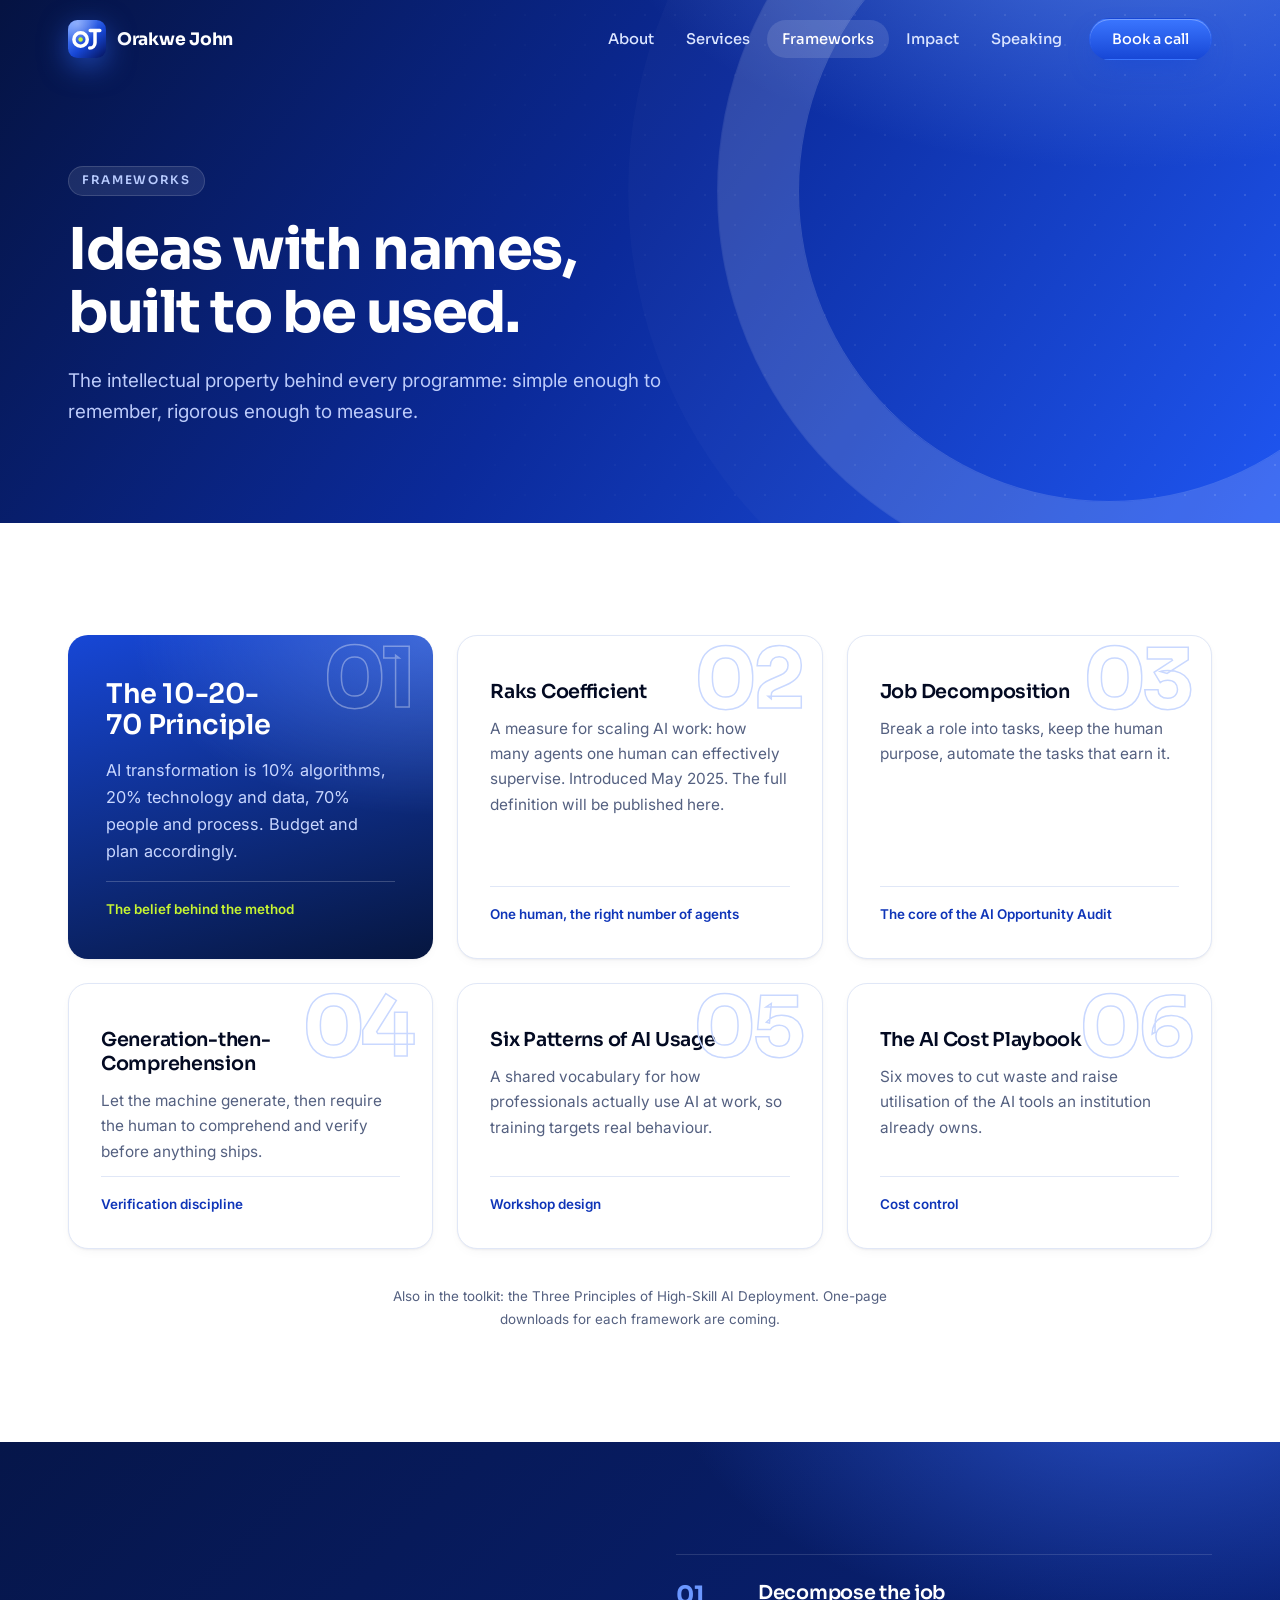
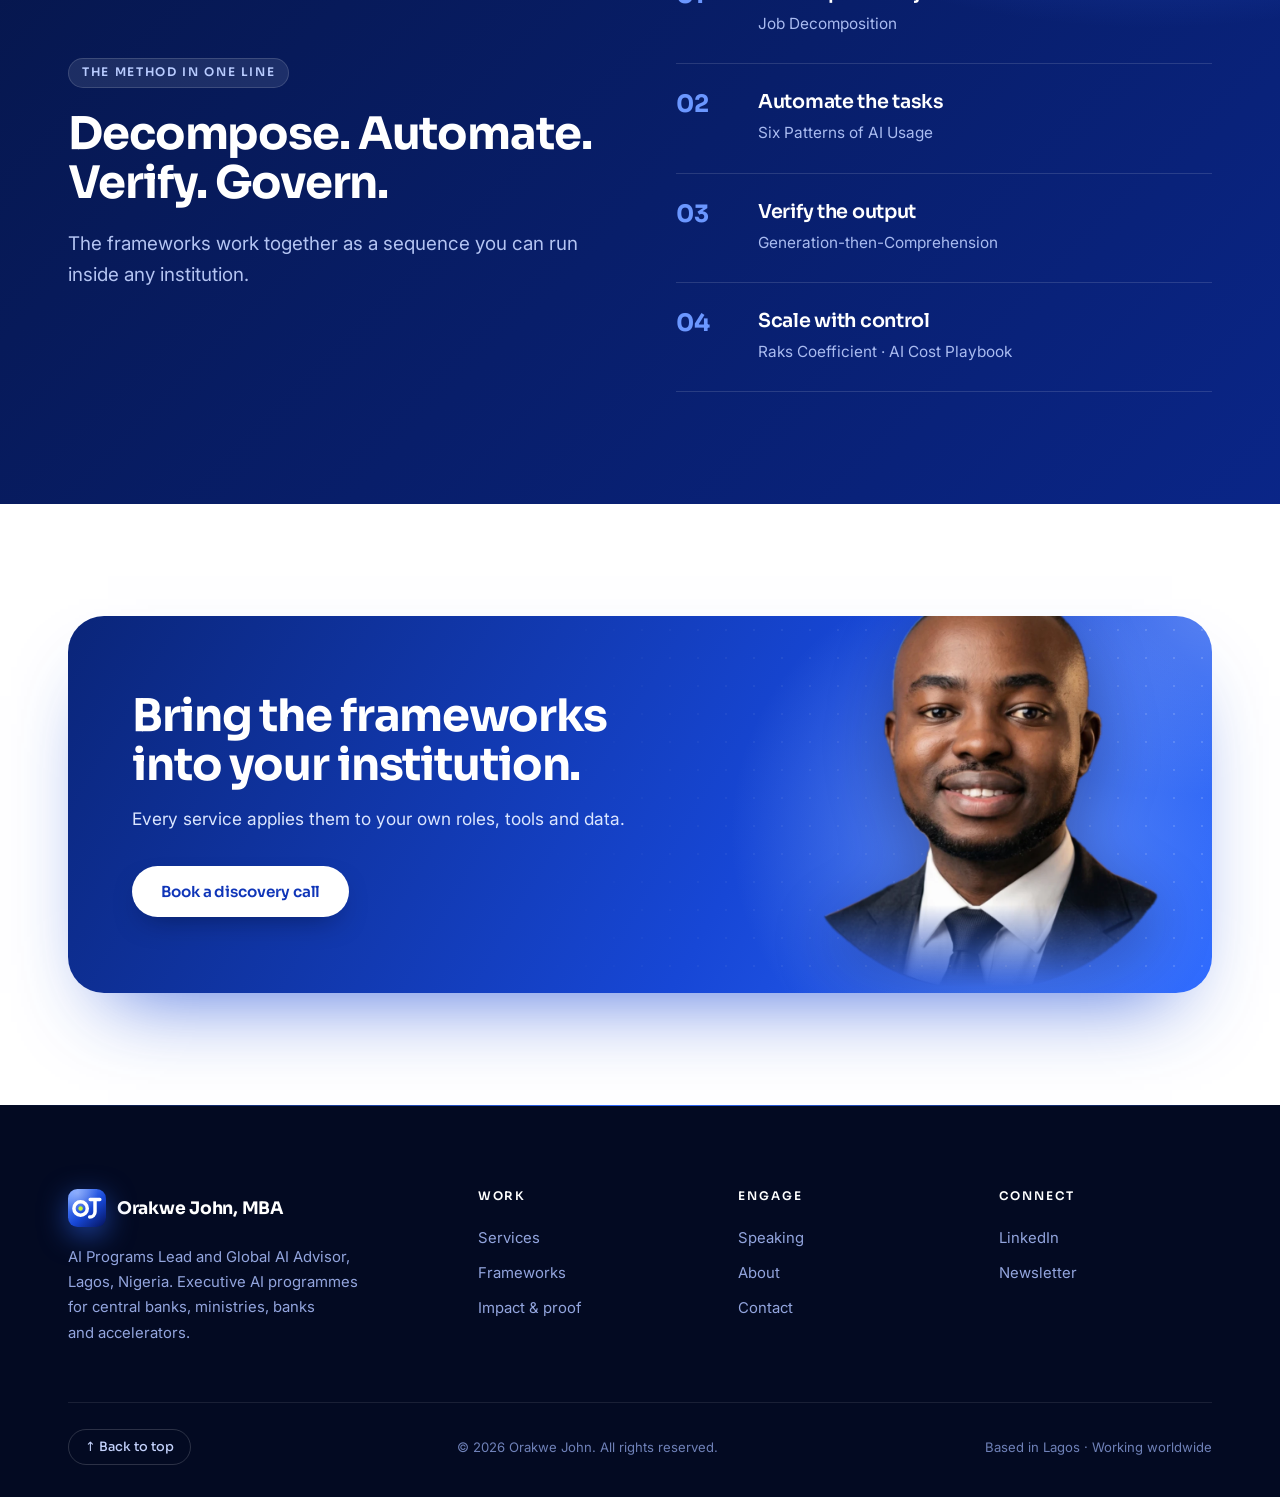
<file: frameworks.html>
<!doctype html>
<html lang="en"><head>
<meta charset="utf-8"><meta name="viewport" content="width=device-width,initial-scale=1">
<title>Frameworks | 10-20-70, Raks Coefficient and more | Orakwe John</title>
<meta name="description" content="The original frameworks behind Orakwe John's programmes: the 10-20-70 principle, Raks Coefficient, Job Decomposition, Generation-then-Comprehension, Six Patterns of AI Usage and the AI Cost Playbook.">
<meta property="og:type" content="website"><meta property="og:site_name" content="Orakwe John, MBA"><meta property="og:image" content="https://orakwe-john.vercel.app/assets/img/og-card.jpg"><meta property="og:image:width" content="1200"><meta property="og:image:height" content="630"><meta name="twitter:card" content="summary_large_image"><meta name="twitter:image" content="https://orakwe-john.vercel.app/assets/img/og-card.jpg"><meta name="theme-color" content="#071a4d"><link rel="icon" href="/assets/img/favicon.svg" type="image/svg+xml"><link rel="icon" href="/assets/img/favicon-32.png" sizes="32x32" type="image/png"><link rel="alternate icon" href="/favicon.ico" sizes="any"><link rel="apple-touch-icon" href="/assets/img/apple-touch-icon.png">
<link rel="preconnect" href="https://fonts.googleapis.com"><link rel="preconnect" href="https://fonts.gstatic.com" crossorigin>
<link href="https://fonts.googleapis.com/css2?family=Inter:wght@400;500;600&family=Sora:wght@500;600;700&display=swap" rel="stylesheet">
<link rel="stylesheet" href="assets/css/style.css">
</head><body>
<header id="site-header"></header>
<section class="page-hero"><div class="wrap"><span class="eyebrow">Frameworks</span><h1>Ideas with names, built to be used.</h1><p class="lead">The intellectual property behind every programme: simple enough to remember, rigorous enough to measure.</p></div></section>

<section class="section">
  <div class="wrap">
    <div class="grid-3 fw">
      <article class="card feature reveal"><span class="num">FRAMEWORK 01</span><h3>The 10-20-70 Principle</h3><p>AI transformation is 10% algorithms, 20% technology and data, 70% people and process. Budget and plan accordingly.</p><span class="meta">The belief behind the method</span></article>
      <article class="card reveal d1"><span class="num">FRAMEWORK 02</span><h3>Raks Coefficient</h3><p>A measure for scaling AI work: how many agents one human can effectively supervise. Introduced May 2025. The full definition will be published here.</p><span class="meta">One human, the right number of agents</span></article>
      <article class="card reveal d2"><span class="num">FRAMEWORK 03</span><h3>Job Decomposition</h3><p>Break a role into tasks, keep the human purpose, automate the tasks that earn it.</p><span class="meta">The core of the AI Opportunity Audit</span></article>
      <article class="card reveal"><span class="num">FRAMEWORK 04</span><h3>Generation-then-Comprehension</h3><p>Let the machine generate, then require the human to comprehend and verify before anything ships.</p><span class="meta">Verification discipline</span></article>
      <article class="card reveal d1"><span class="num">FRAMEWORK 05</span><h3>Six Patterns of AI Usage</h3><p>A shared vocabulary for how professionals actually use AI at work, so training targets real behaviour.</p><span class="meta">Workshop design</span></article>
      <article class="card reveal d2"><span class="num">FRAMEWORK 06</span><h3>The AI Cost Playbook</h3><p>Six moves to cut waste and raise utilisation of the AI tools an institution already owns.</p><span class="meta">Cost control</span></article>
    </div>
    <p class="note center" style="margin:36px auto 0">Also in the toolkit: the Three Principles of High-Skill AI Deployment. One-page downloads for each framework are coming.</p>
  </div>
</section>

<section class="section dark">
  <div class="wrap grid-2">
    <div class="reveal"><span class="eyebrow">The method in one line</span><h2>Decompose. Automate. Verify. Govern.</h2><p class="lead">The frameworks work together as a sequence you can run inside any institution.</p></div>
    <div class="steps reveal d1" style="margin-top:0">
      <div class="step"><div><h3>Decompose the job</h3><p>Job Decomposition</p></div></div>
      <div class="step"><div><h3>Automate the tasks</h3><p>Six Patterns of AI Usage</p></div></div>
      <div class="step"><div><h3>Verify the output</h3><p>Generation-then-Comprehension</p></div></div>
      <div class="step"><div><h3>Scale with control</h3><p>Raks Coefficient · AI Cost Playbook</p></div></div>
    </div>
  </div>
</section>
<section class="section"><div class="wrap"><div class="cta-band reveal"><div class="cta-copy"><h2>Bring the frameworks into your institution.</h2><p>Every service applies them to your own roles, tools and data.</p><div class="btn-row"><a class="btn btn-light" data-book href="contact.html">Book a discovery call</a></div></div></div></div></section>
<footer id="site-footer"></footer><script src="assets/js/main.js"></script></body></html>
</file>
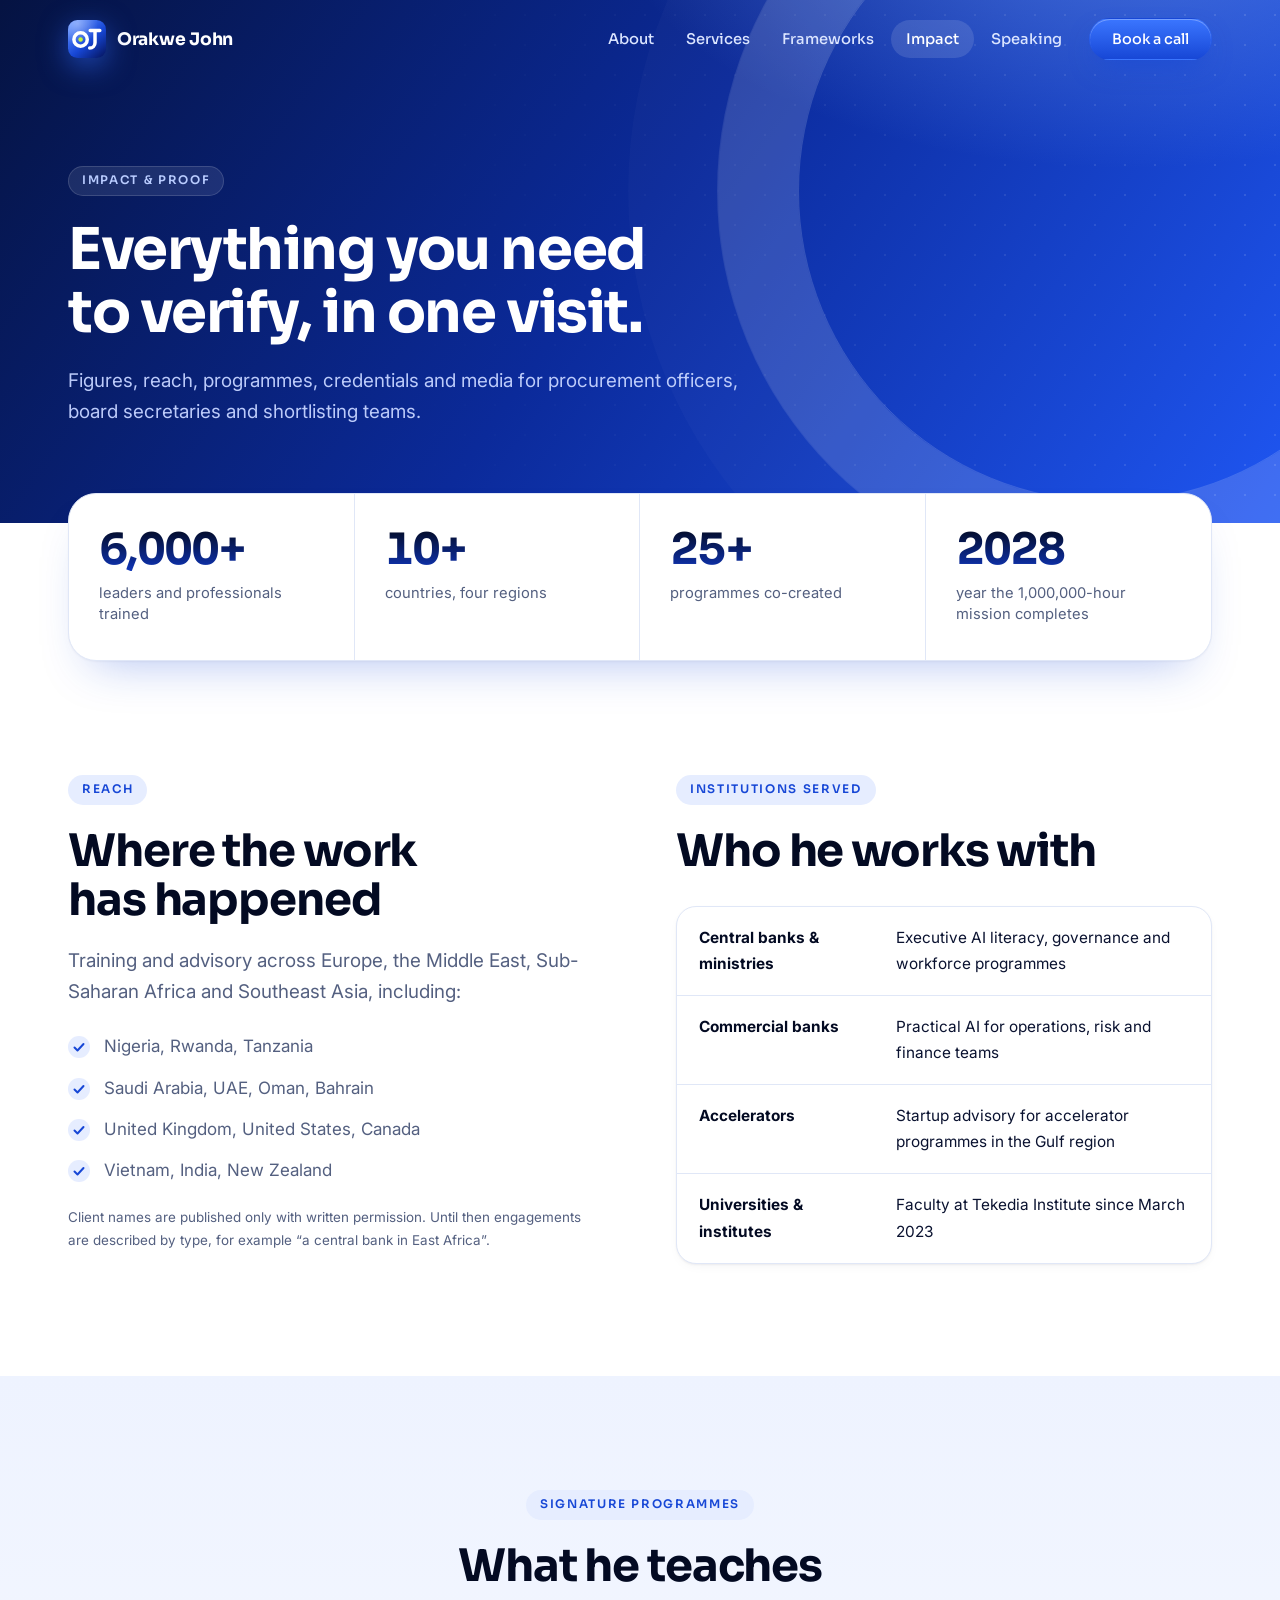
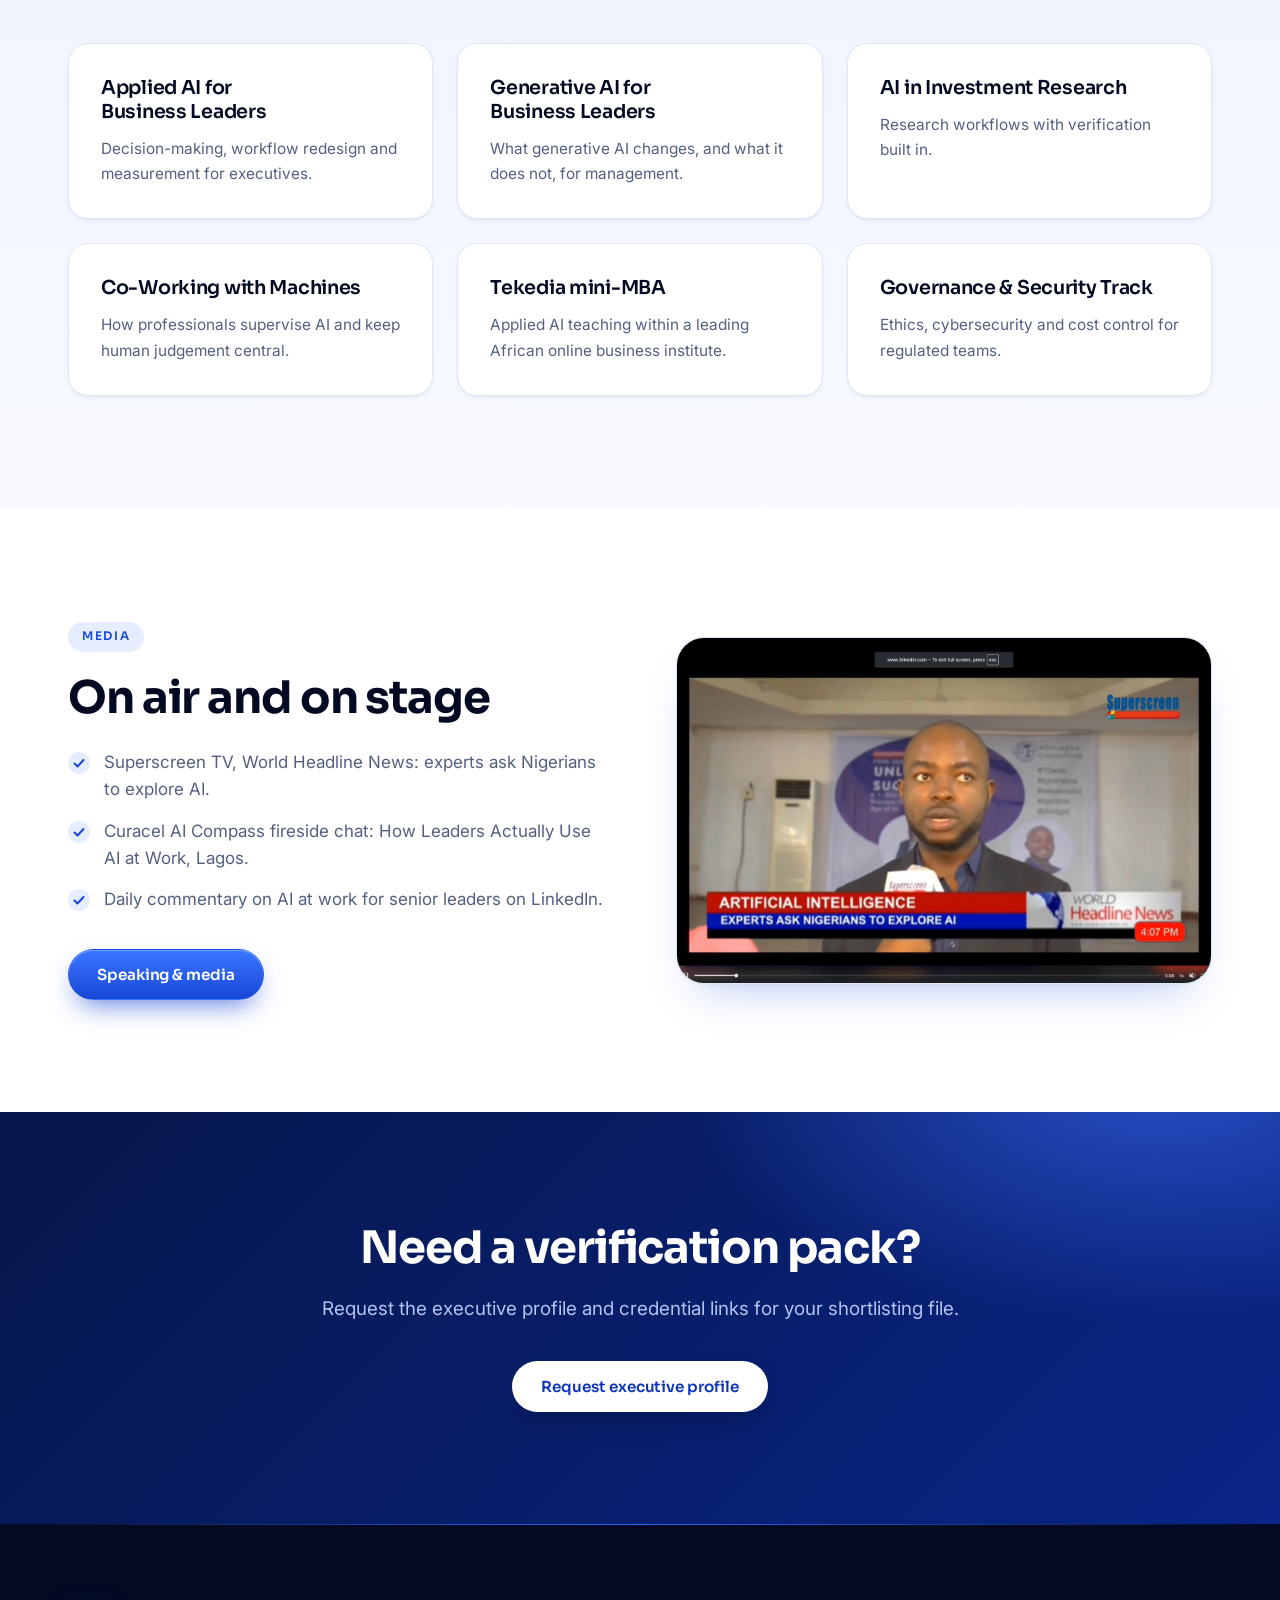
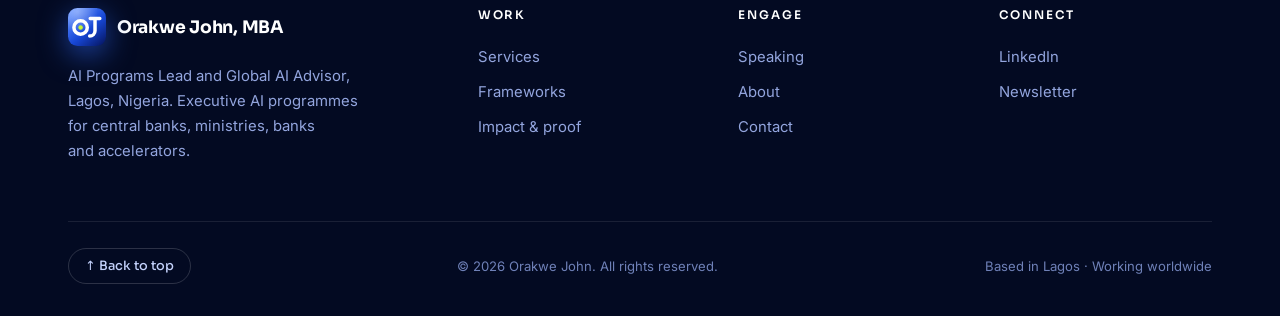
<file: impact.html>
<!doctype html>
<html lang="en"><head>
<meta charset="utf-8"><meta name="viewport" content="width=device-width,initial-scale=1">
<title>Impact and proof | Orakwe John, MBA</title>
<meta name="description" content="6,000+ leaders trained across 10+ countries. Verified reach, programmes, credentials and media for Orakwe John.">
<meta property="og:type" content="website"><meta property="og:site_name" content="Orakwe John, MBA"><meta property="og:image" content="https://orakwe-john.vercel.app/assets/img/og-card.jpg"><meta property="og:image:width" content="1200"><meta property="og:image:height" content="630"><meta name="twitter:card" content="summary_large_image"><meta name="twitter:image" content="https://orakwe-john.vercel.app/assets/img/og-card.jpg"><meta name="theme-color" content="#071a4d"><link rel="icon" href="/assets/img/favicon.svg" type="image/svg+xml"><link rel="icon" href="/assets/img/favicon-32.png" sizes="32x32" type="image/png"><link rel="alternate icon" href="/favicon.ico" sizes="any"><link rel="apple-touch-icon" href="/assets/img/apple-touch-icon.png">
<link rel="preconnect" href="https://fonts.googleapis.com"><link rel="preconnect" href="https://fonts.gstatic.com" crossorigin>
<link href="https://fonts.googleapis.com/css2?family=Inter:wght@400;500;600&family=Sora:wght@500;600;700&display=swap" rel="stylesheet">
<link rel="stylesheet" href="assets/css/style.css">
</head><body>
<header id="site-header"></header>
<section class="page-hero"><div class="wrap"><span class="eyebrow">Impact &amp; proof</span><h1>Everything you need to verify, in one visit.</h1><p class="lead">Figures, reach, programmes, credentials and media for procurement officers, board secretaries and shortlisting teams.</p></div></section>

<section class="proof" style="margin-top:-30px"><div class="wrap"><div class="row">
  <div class="cell"><b data-count="6000" data-suffix="+">0</b><span>leaders and professionals trained</span></div>
  <div class="cell"><b data-count="10" data-suffix="+">0</b><span>countries, four regions</span></div>
  <div class="cell"><b data-count="25" data-suffix="+">0</b><span>programmes co-created</span></div>
  <div class="cell"><b>2028</b><span>year the 1,000,000-hour mission completes</span></div>
</div></div></section>

<section class="section">
  <div class="wrap grid-2" style="align-items:start">
    <div class="reveal"><span class="eyebrow">Reach</span><h2>Where the work has happened</h2>
      <p class="lead">Training and advisory across Europe, the Middle East, Sub-Saharan Africa and Southeast Asia, including:</p>
      <ul class="list"><li>Nigeria, Rwanda, Tanzania</li><li>Saudi Arabia, UAE, Oman, Bahrain</li><li>United Kingdom, United States, Canada</li><li>Vietnam, India, New Zealand</li></ul>
      <p class="note" style="margin-top:22px">Client names are published only with written permission. Until then engagements are described by type, for example “a central bank in East Africa”.</p></div>
    <div class="reveal d1"><span class="eyebrow">Institutions served</span><h2>Who he works with</h2>
      <table class="table"><tbody>
        <tr><td><b>Central banks &amp; ministries</b></td><td>Executive AI literacy, governance and workforce programmes</td></tr>
        <tr><td><b>Commercial banks</b></td><td>Practical AI for operations, risk and finance teams</td></tr>
        <tr><td><b>Accelerators</b></td><td>Startup advisory for accelerator programmes in the Gulf region</td></tr>
        <tr><td><b>Universities &amp; institutes</b></td><td>Faculty at Tekedia Institute since March 2023</td></tr>
      </tbody></table></div>
  </div>
</section>

<section class="section alt">
  <div class="wrap">
    <div class="center reveal"><span class="eyebrow">Signature programmes</span><h2>What he teaches</h2></div>
    <div class="grid-3 cards">
      <article class="card reveal"><h3>Applied AI for Business Leaders</h3><p>Decision-making, workflow redesign and measurement for executives.</p></article>
      <article class="card reveal d1"><h3>Generative AI for Business Leaders</h3><p>What generative AI changes, and what it does not, for management.</p></article>
      <article class="card reveal d2"><h3>AI in Investment Research</h3><p>Research workflows with verification built in.</p></article>
      <article class="card reveal"><h3>Co-Working with Machines</h3><p>How professionals supervise AI and keep human judgement central.</p></article>
      <article class="card reveal d1"><h3>Tekedia mini-MBA</h3><p>Applied AI teaching within a leading African online business institute.</p></article>
      <article class="card reveal d2"><h3>Governance &amp; Security Track</h3><p>Ethics, cybersecurity and cost control for regulated teams.</p></article>
    </div>
  </div>
</section>

<section class="section">
  <div class="wrap grid-2">
    <div class="reveal"><span class="eyebrow">Media</span><h2>On air and on stage</h2><ul class="list"><li>Superscreen TV, World Headline News: experts ask Nigerians to explore AI.</li><li>Curacel AI Compass fireside chat: How Leaders Actually Use AI at Work, Lagos.</li><li>Daily commentary on AI at work for senior leaders on LinkedIn.</li></ul>
      <div class="btn-row"><a class="btn btn-primary" href="speaking.html">Speaking &amp; media</a></div></div>
    <figure class="photo reveal d1"><img src="assets/img/tv.jpg" alt="Orakwe John on Superscreen World Headline News" loading="lazy"></figure>
  </div>
</section>
<section class="section dark"><div class="wrap center reveal"><h2>Need a verification pack?</h2><p class="lead">Request the executive profile and credential links for your shortlisting file.</p><div class="btn-row" style="justify-content:center"><a class="btn btn-light" href="contact.html#enquiry">Request executive profile</a></div></div></section>
<footer id="site-footer"></footer><script src="assets/js/main.js"></script></body></html>
</file>
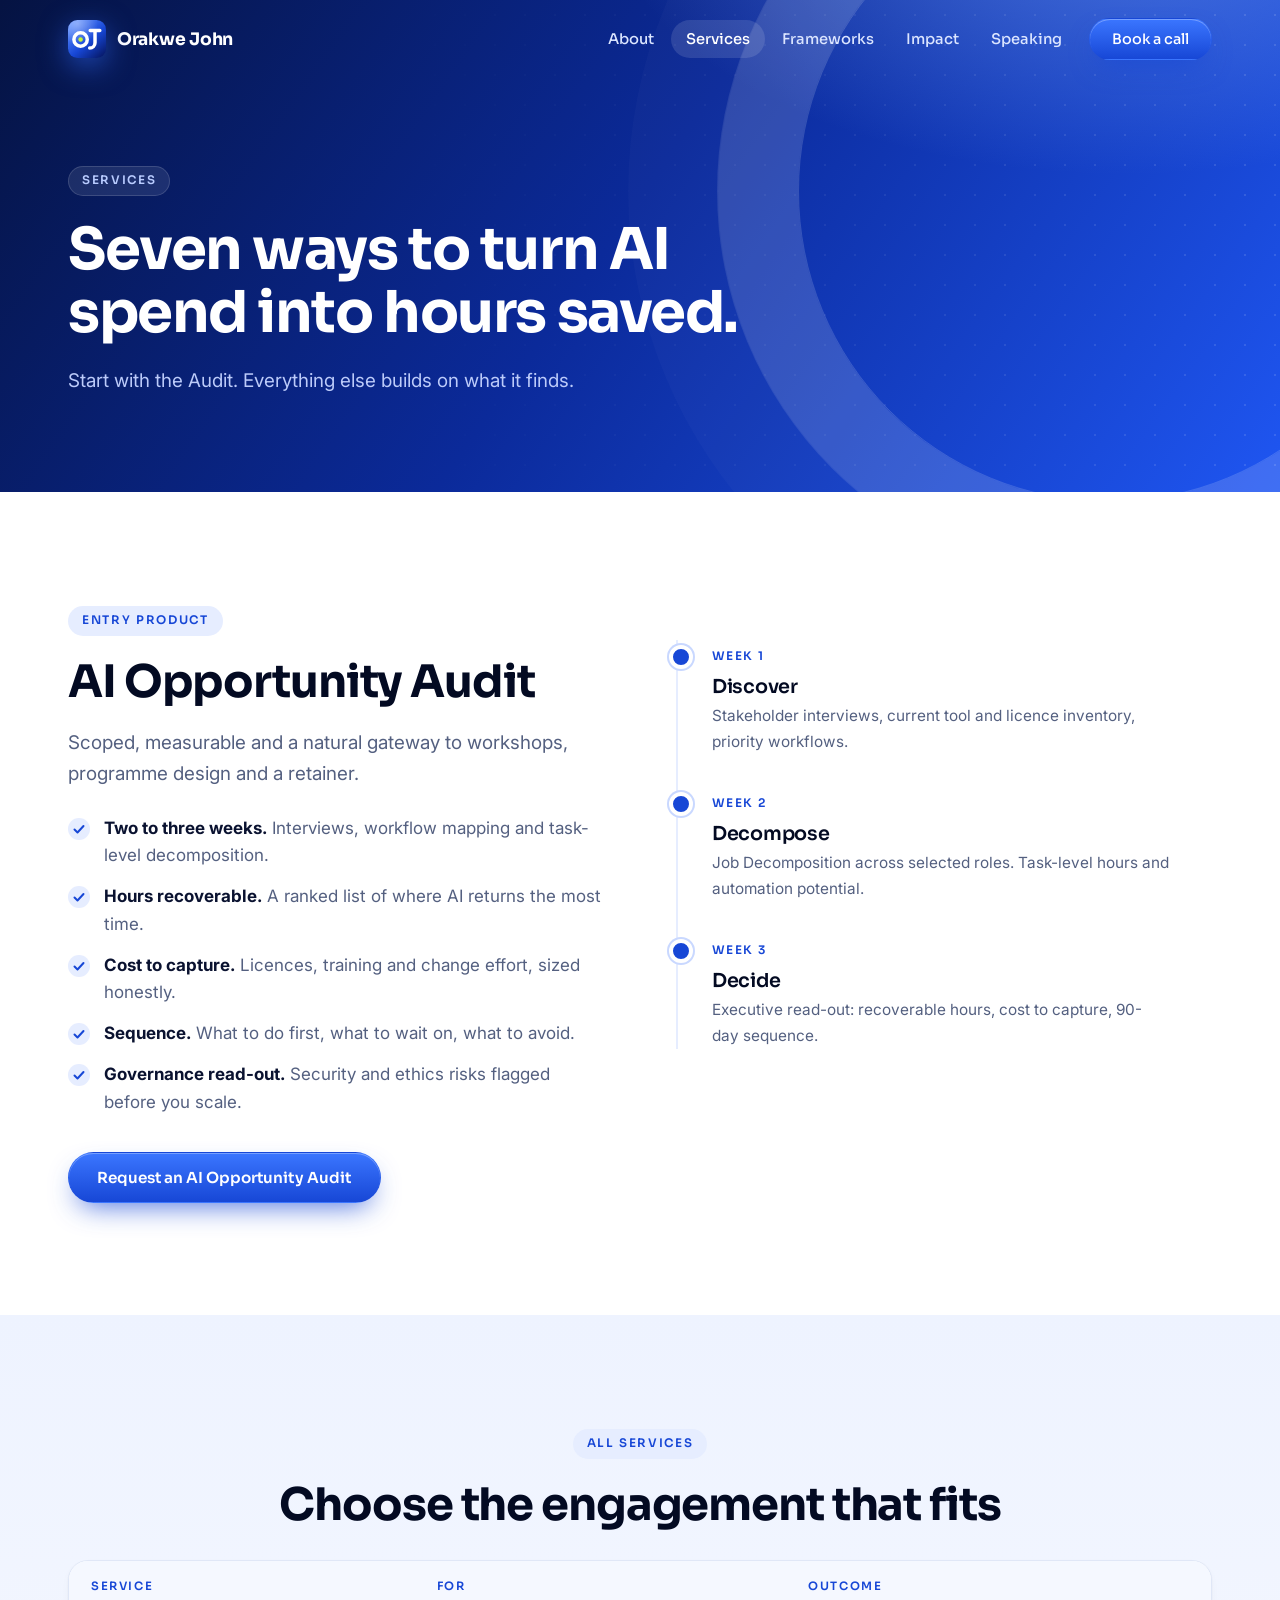
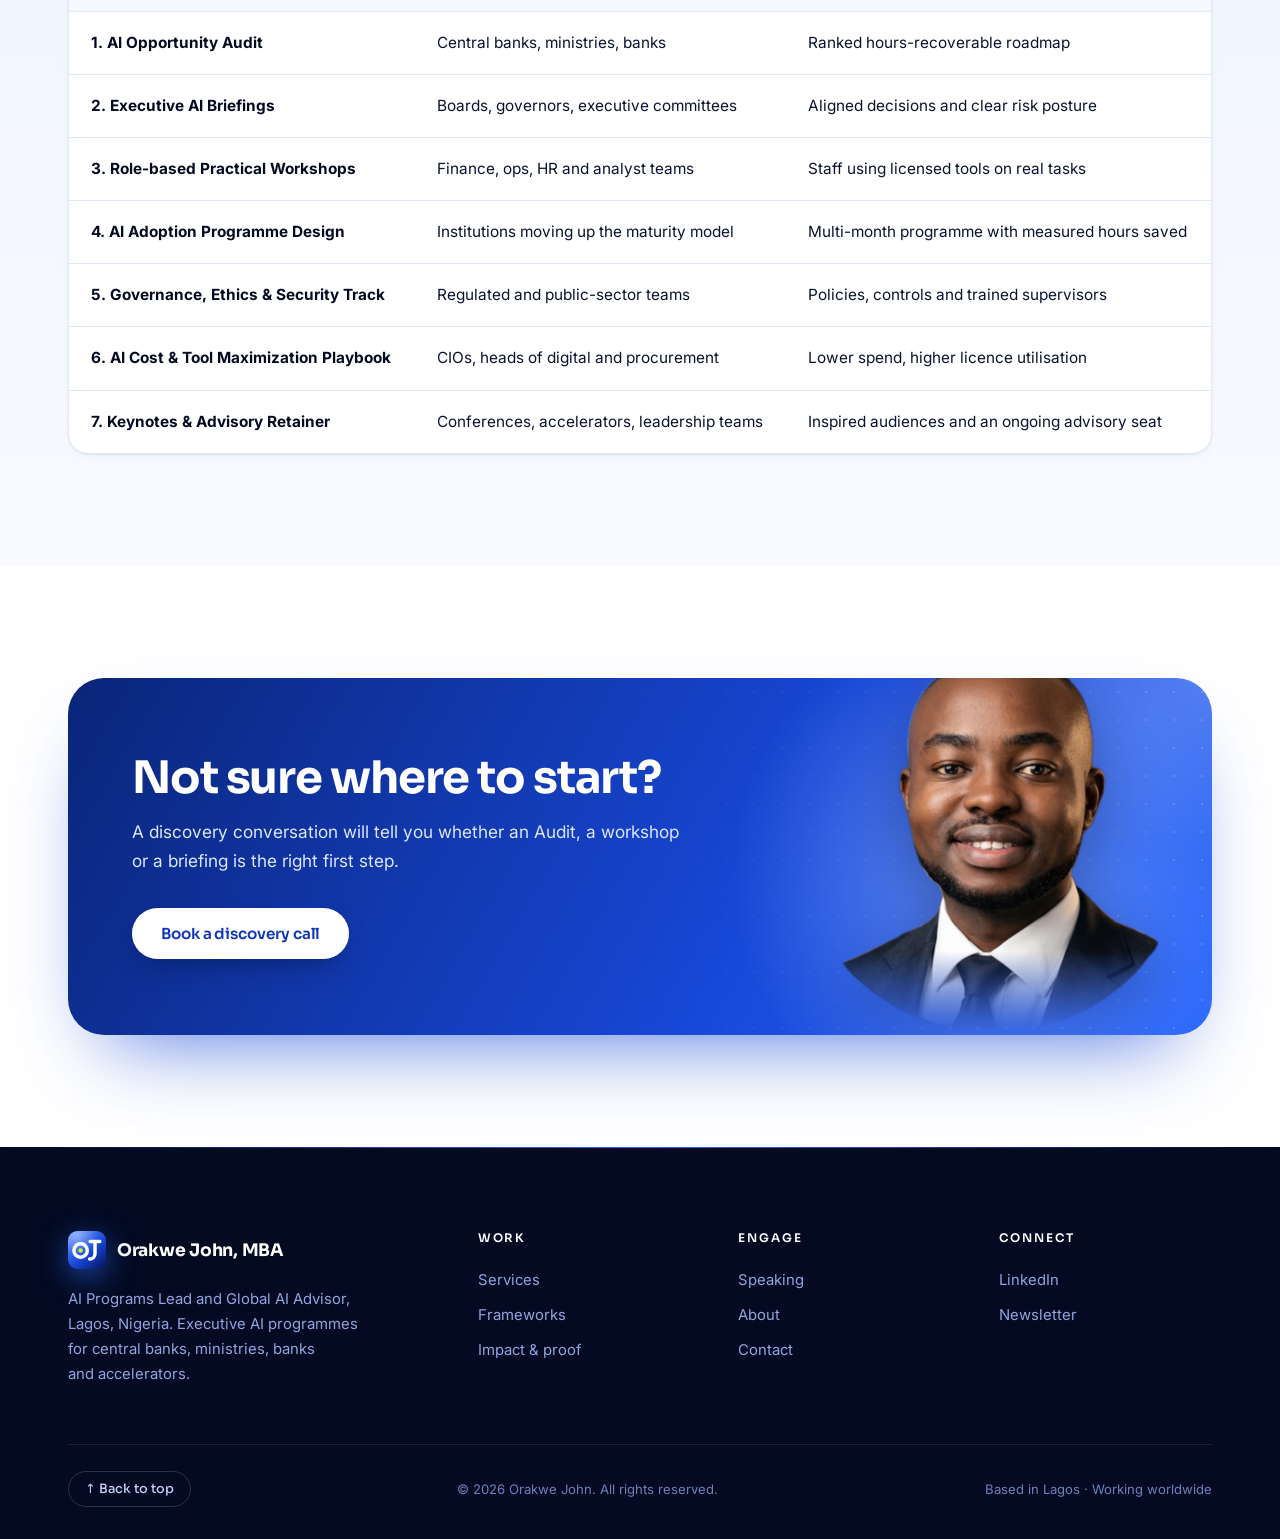
<file: services.html>
<!doctype html>
<html lang="en"><head>
<meta charset="utf-8"><meta name="viewport" content="width=device-width,initial-scale=1">
<title>Services | Orakwe John, MBA</title>
<meta name="description" content="AI Opportunity Audit, executive briefings, practical workshops, adoption programmes, governance and security training, cost playbooks and keynotes.">
<meta property="og:type" content="website"><meta property="og:site_name" content="Orakwe John, MBA"><meta property="og:image" content="https://orakwe-john.vercel.app/assets/img/og-card.jpg"><meta property="og:image:width" content="1200"><meta property="og:image:height" content="630"><meta name="twitter:card" content="summary_large_image"><meta name="twitter:image" content="https://orakwe-john.vercel.app/assets/img/og-card.jpg"><meta name="theme-color" content="#071a4d"><link rel="icon" href="/assets/img/favicon.svg" type="image/svg+xml"><link rel="icon" href="/assets/img/favicon-32.png" sizes="32x32" type="image/png"><link rel="alternate icon" href="/favicon.ico" sizes="any"><link rel="apple-touch-icon" href="/assets/img/apple-touch-icon.png">
<link rel="preconnect" href="https://fonts.googleapis.com"><link rel="preconnect" href="https://fonts.gstatic.com" crossorigin>
<link href="https://fonts.googleapis.com/css2?family=Inter:wght@400;500;600&family=Sora:wght@500;600;700&display=swap" rel="stylesheet">
<link rel="stylesheet" href="assets/css/style.css">
</head><body>
<header id="site-header"></header>
<section class="page-hero"><div class="wrap"><span class="eyebrow">Services</span><h1>Seven ways to turn AI spend into hours saved.</h1><p class="lead">Start with the Audit. Everything else builds on what it finds.</p></div></section>

<section class="section" id="audit">
  <div class="wrap grid-2" style="align-items:start">
    <div class="reveal">
      <span class="eyebrow">Entry product</span>
      <h2>AI Opportunity Audit</h2>
      <p class="lead">Scoped, measurable and a natural gateway to workshops, programme design and a retainer.</p>
      <ul class="list">
        <li><b>Two to three weeks.</b> Interviews, workflow mapping and task-level decomposition.</li>
        <li><b>Hours recoverable.</b> A ranked list of where AI returns the most time.</li>
        <li><b>Cost to capture.</b> Licences, training and change effort, sized honestly.</li>
        <li><b>Sequence.</b> What to do first, what to wait on, what to avoid.</li>
        <li><b>Governance read-out.</b> Security and ethics risks flagged before you scale.</li>
      </ul>
      <div class="btn-row"><a class="btn btn-primary" data-book href="contact.html">Request an AI Opportunity Audit</a></div>
    </div>
    <div class="reveal d1"><div class="timeline">
      <div><small>Week 1</small><h3>Discover</h3><p>Stakeholder interviews, current tool and licence inventory, priority workflows.</p></div>
      <div><small>Week 2</small><h3>Decompose</h3><p>Job Decomposition across selected roles. Task-level hours and automation potential.</p></div>
      <div><small>Week 3</small><h3>Decide</h3><p>Executive read-out: recoverable hours, cost to capture, 90-day sequence.</p></div>
    </div></div>
  </div>
</section>

<section class="section alt">
  <div class="wrap">
    <div class="center reveal"><span class="eyebrow">All services</span><h2>Choose the engagement that fits</h2></div>
    <table class="table reveal"><thead><tr><th>Service</th><th>For</th><th>Outcome</th></tr></thead><tbody>
      <tr><td><b>1. AI Opportunity Audit</b></td><td>Central banks, ministries, banks</td><td>Ranked hours-recoverable roadmap</td></tr>
      <tr><td><b>2. Executive AI Briefings</b></td><td>Boards, governors, executive committees</td><td>Aligned decisions and clear risk posture</td></tr>
      <tr><td><b>3. Role-based Practical Workshops</b></td><td>Finance, ops, HR and analyst teams</td><td>Staff using licensed tools on real tasks</td></tr>
      <tr><td><b>4. AI Adoption Programme Design</b></td><td>Institutions moving up the maturity model</td><td>Multi-month programme with measured hours saved</td></tr>
      <tr><td><b>5. Governance, Ethics &amp; Security Track</b></td><td>Regulated and public-sector teams</td><td>Policies, controls and trained supervisors</td></tr>
      <tr><td><b>6. AI Cost &amp; Tool Maximization Playbook</b></td><td>CIOs, heads of digital and procurement</td><td>Lower spend, higher licence utilisation</td></tr>
      <tr><td><b>7. Keynotes &amp; Advisory Retainer</b></td><td>Conferences, accelerators, leadership teams</td><td>Inspired audiences and an ongoing advisory seat</td></tr>
    </tbody></table>
  </div>
</section>

<section class="section"><div class="wrap"><div class="cta-band reveal"><div class="cta-copy"><h2>Not sure where to start?</h2><p>A discovery conversation will tell you whether an Audit, a workshop or a briefing is the right first step.</p><div class="btn-row"><a class="btn btn-light" data-book href="contact.html">Book a discovery call</a></div></div></div></div></section>
<footer id="site-footer"></footer><script src="assets/js/main.js"></script></body></html>
</file>
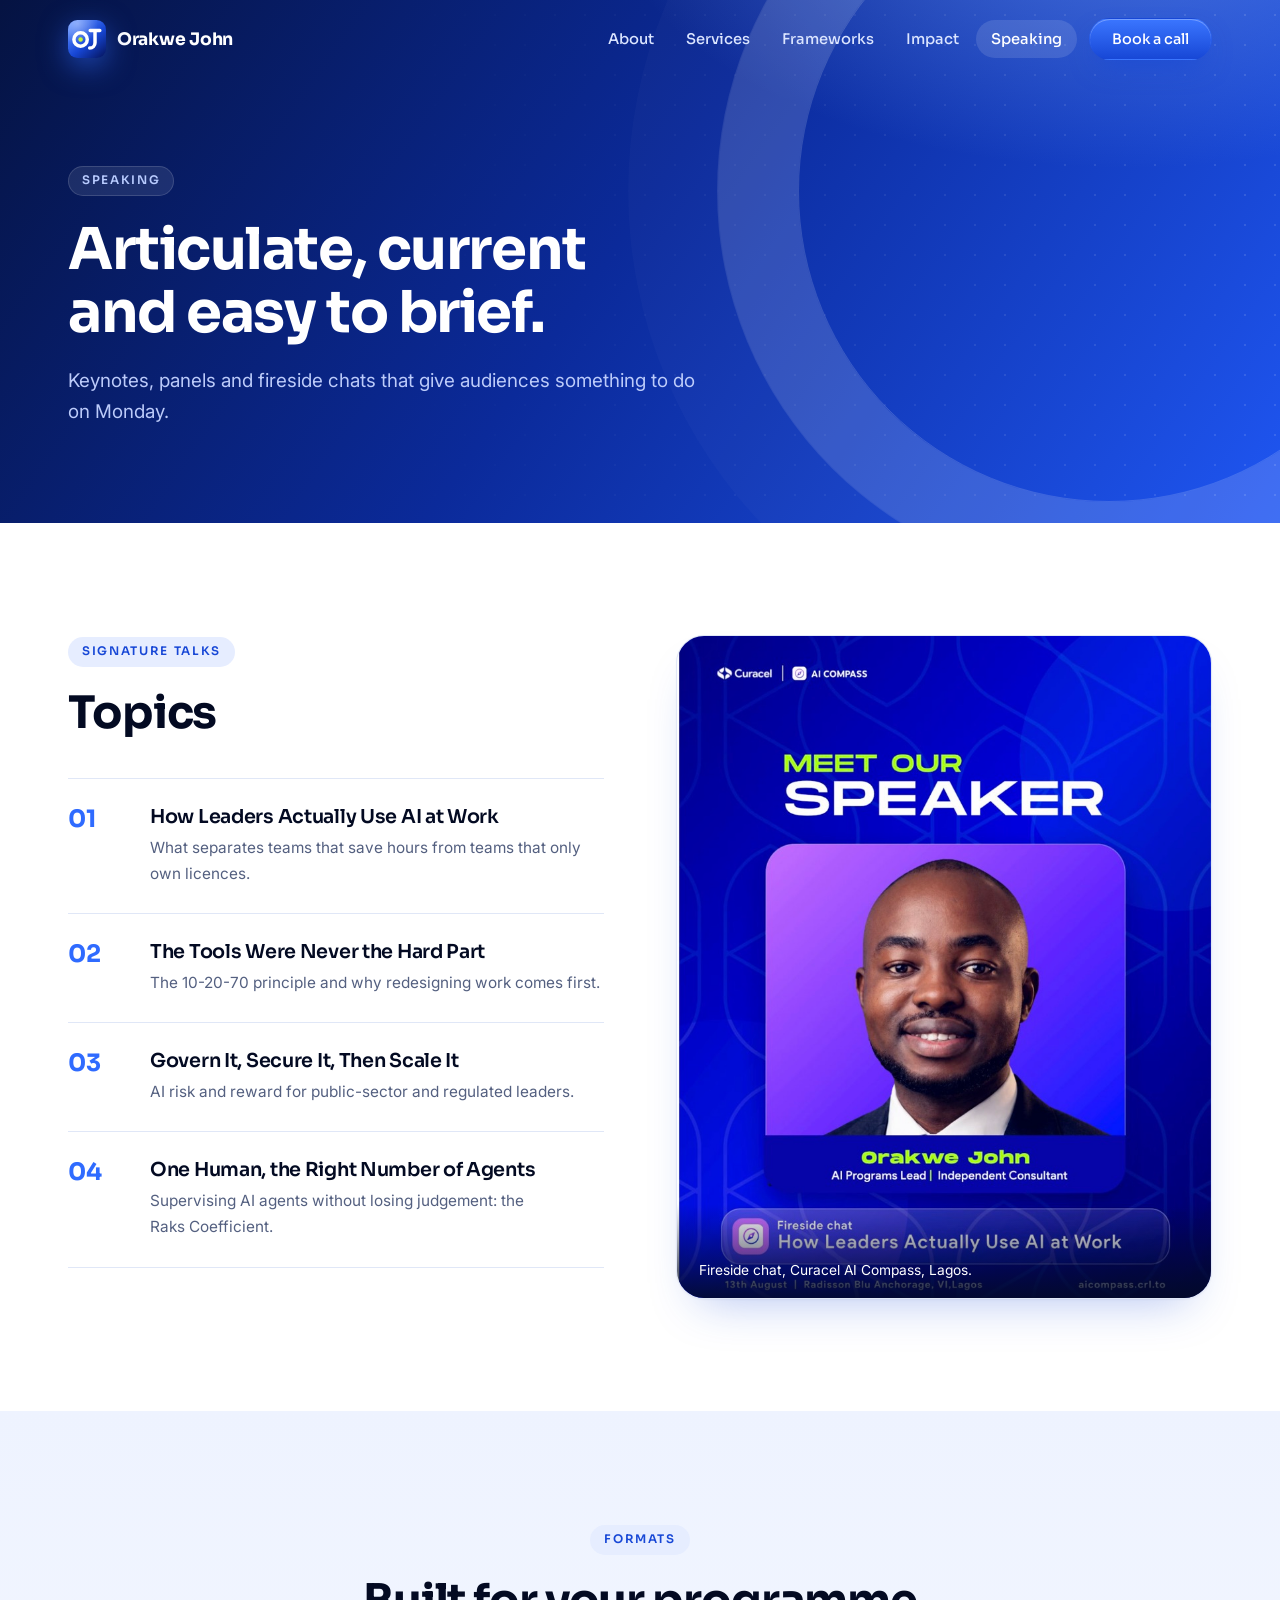
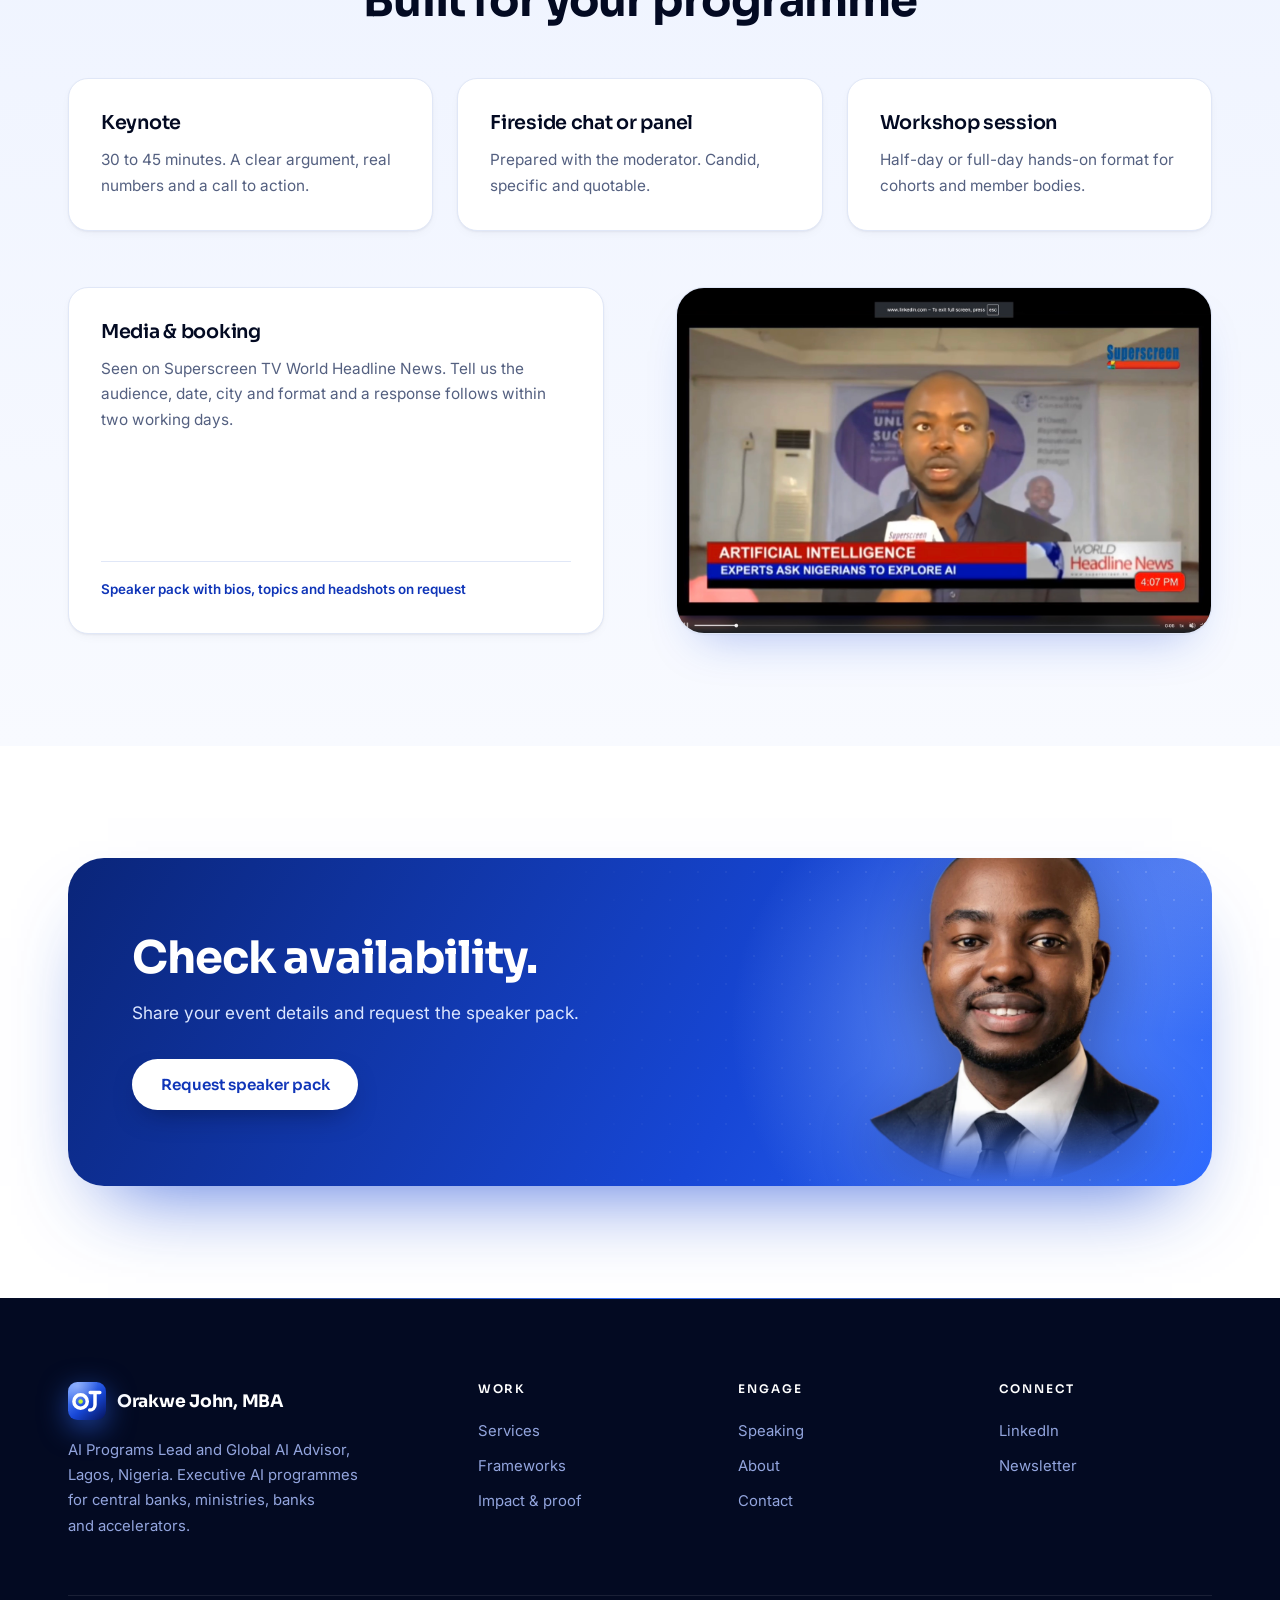
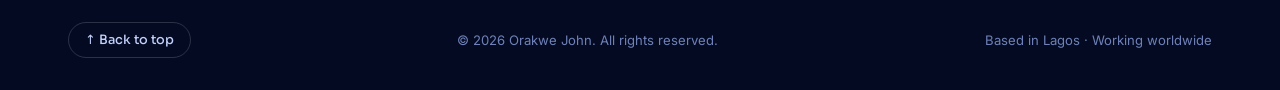
<file: speaking.html>
<!doctype html>
<html lang="en"><head>
<meta charset="utf-8"><meta name="viewport" content="width=device-width,initial-scale=1">
<title>Speaking | Book Orakwe John, MBA</title>
<meta name="description" content="Keynotes, fireside chats and panels on how leaders actually use AI at work. Check availability and request a speaker pack.">
<meta property="og:type" content="website"><meta property="og:site_name" content="Orakwe John, MBA"><meta property="og:image" content="https://orakwe-john.vercel.app/assets/img/og-card.jpg"><meta property="og:image:width" content="1200"><meta property="og:image:height" content="630"><meta name="twitter:card" content="summary_large_image"><meta name="twitter:image" content="https://orakwe-john.vercel.app/assets/img/og-card.jpg"><meta name="theme-color" content="#071a4d"><link rel="icon" href="/assets/img/favicon.svg" type="image/svg+xml"><link rel="icon" href="/assets/img/favicon-32.png" sizes="32x32" type="image/png"><link rel="alternate icon" href="/favicon.ico" sizes="any"><link rel="apple-touch-icon" href="/assets/img/apple-touch-icon.png">
<link rel="preconnect" href="https://fonts.googleapis.com"><link rel="preconnect" href="https://fonts.gstatic.com" crossorigin>
<link href="https://fonts.googleapis.com/css2?family=Inter:wght@400;500;600&family=Sora:wght@500;600;700&display=swap" rel="stylesheet">
<link rel="stylesheet" href="assets/css/style.css">
</head><body>
<header id="site-header"></header>
<section class="page-hero"><div class="wrap"><span class="eyebrow">Speaking</span><h1>Articulate, current and easy to brief.</h1><p class="lead">Keynotes, panels and fireside chats that give audiences something to do on Monday.</p></div></section>

<section class="section">
  <div class="wrap grid-2" style="align-items:start">
    <div class="reveal">
      <span class="eyebrow">Signature talks</span><h2>Topics</h2>
      <div class="steps">
        <div class="step"><div><h3>How Leaders Actually Use AI at Work</h3><p>What separates teams that save hours from teams that only own licences.</p></div></div>
        <div class="step"><div><h3>The Tools Were Never the Hard Part</h3><p>The 10-20-70 principle and why redesigning work comes first.</p></div></div>
        <div class="step"><div><h3>Govern It, Secure It, Then Scale It</h3><p>AI risk and reward for public-sector and regulated leaders.</p></div></div>
        <div class="step"><div><h3>One Human, the Right Number of Agents</h3><p>Supervising AI agents without losing judgement: the Raks Coefficient.</p></div></div>
      </div>
    </div>
    <div class="reveal d1" style="display:grid;gap:24px">
      <figure class="photo"><img src="assets/img/flyer.jpg" alt="Curacel AI Compass speaker announcement" loading="lazy"><figcaption>Fireside chat, Curacel AI Compass, Lagos.</figcaption></figure>
    </div>
  </div>
</section>

<section class="section alt">
  <div class="wrap">
    <div class="center reveal"><span class="eyebrow">Formats</span><h2>Built for your programme</h2></div>
    <div class="grid-3 cards">
      <article class="card reveal"><h3>Keynote</h3><p>30 to 45 minutes. A clear argument, real numbers and a call to action.</p></article>
      <article class="card reveal d1"><h3>Fireside chat or panel</h3><p>Prepared with the moderator. Candid, specific and quotable.</p></article>
      <article class="card reveal d2"><h3>Workshop session</h3><p>Half-day or full-day hands-on format for cohorts and member bodies.</p></article>
    </div>
    <div class="grid-2" style="margin-top:56px;align-items:stretch">
      <div class="card reveal"><h3>Media &amp; booking</h3><p>Seen on Superscreen TV World Headline News. Tell us the audience, date, city and format and a response follows within two working days.</p><span class="meta">Speaker pack with bios, topics and headshots on request</span></div>
      <figure class="photo reveal d1"><img src="assets/img/tv.jpg" alt="Orakwe John on television" loading="lazy"></figure>
    </div>
  </div>
</section>
<section class="section"><div class="wrap"><div class="cta-band reveal"><div class="cta-copy"><h2>Check availability.</h2><p>Share your event details and request the speaker pack.</p><div class="btn-row"><a class="btn btn-light" href="contact.html#enquiry">Request speaker pack</a></div></div></div></div></section>
<footer id="site-footer"></footer><script src="assets/js/main.js"></script></body></html>
</file>
<file: assets/css/style.css>
:root{
  --blue-950:#030a22;--blue-900:#06163f;--blue-800:#0a2579;--blue-700:#0f35b8;
  --blue-600:#1747d6;--blue-500:#2f6bff;--blue-400:#6b97ff;--blue-200:#c9d8ff;--blue-100:#e6edff;--blue-50:#f5f8ff;
  --ink:#0a1230;--muted:#546080;--line:#e0e7f7;--white:#fff;--lime:#c6f432;
  --r-sm:12px;--r:20px;--r-lg:28px;
  --sh-sm:0 1px 2px rgba(10,18,48,.05),0 4px 14px -6px rgba(10,18,48,.08);
  --sh:0 1px 2px rgba(10,18,48,.04),0 24px 48px -24px rgba(23,71,214,.35);
  --font-head:"Sora",system-ui,sans-serif;--font-body:"Inter",system-ui,sans-serif;
  --max:1200px;
}
*{box-sizing:border-box;margin:0}
html{scroll-behavior:smooth;scroll-padding-top:96px}
body{font-family:var(--font-body);color:var(--ink);background:#fff;line-height:1.7;font-size:17px;-webkit-font-smoothing:antialiased;text-rendering:optimizeLegibility}
::selection{background:var(--blue-500);color:#fff}
img{max-width:100%;display:block}
a{color:var(--blue-600);text-decoration:none;transition:color .2s}
a:hover{color:var(--blue-800)}
:focus-visible{outline:3px solid var(--blue-400);outline-offset:3px;border-radius:6px}
.skip{position:absolute;left:16px;top:-60px;background:#fff;color:var(--blue-700);padding:10px 18px;border-radius:10px;z-index:100;font:600 .9rem var(--font-head);box-shadow:var(--sh)}
.skip:focus{top:12px}
h1,h2,h3,h4{font-family:var(--font-head);line-height:1.1;letter-spacing:-.025em;color:var(--blue-950);text-wrap:balance}
h1{font-size:clamp(2.5rem,5.4vw,4.5rem);font-weight:700}
h2{font-size:clamp(1.9rem,3.5vw,2.8rem);font-weight:700}
h3{font-size:1.2rem;font-weight:600;letter-spacing:-.015em;line-height:1.25}
p{max-width:66ch;text-wrap:pretty}
.wrap{max-width:var(--max);margin:0 auto;padding:0 28px}
.section{padding:112px 0}
.section.alt{background:linear-gradient(180deg,var(--blue-50),#fff 140%)}
.section.dark{position:relative;overflow:hidden;background:radial-gradient(900px 480px at 85% -10%,rgba(47,107,255,.55),transparent 60%),radial-gradient(700px 400px at 0% 110%,rgba(15,53,184,.55),transparent 60%),var(--blue-950);color:#cdd9fb}
.section.dark h2,.section.dark h3{color:#fff}
.eyebrow{display:inline-flex;align-items:center;gap:8px;font:600 .74rem/1 var(--font-head);letter-spacing:.14em;text-transform:uppercase;color:var(--blue-600);background:var(--blue-100);padding:9px 14px;border-radius:999px;margin-bottom:22px}
.dark .eyebrow,.page-hero .eyebrow,.hero .eyebrow{color:#b9ccff;background:rgba(255,255,255,.09);box-shadow:inset 0 0 0 1px rgba(255,255,255,.14)}
.lead{font-size:1.18rem;color:var(--muted);margin-top:20px;line-height:1.65}
.dark .lead{color:#b4c4f2}
.center{text-align:center}.center p,.center .lead{margin-left:auto;margin-right:auto}
.head{max-width:720px;margin:0 auto 56px;text-align:center}.head p{margin-left:auto;margin-right:auto}

/* buttons */
.btn{display:inline-flex;align-items:center;justify-content:center;gap:10px;padding:15px 28px;border-radius:999px;font:600 .95rem var(--font-head);border:1.5px solid transparent;cursor:pointer;transition:transform .25s,box-shadow .25s,background .25s,color .25s,border-color .25s;white-space:nowrap;letter-spacing:-.005em}
.btn-primary{background:linear-gradient(180deg,#3b76ff,var(--blue-600));color:#fff;box-shadow:0 1px 0 rgba(255,255,255,.3) inset,0 12px 28px -10px rgba(23,71,214,.8)}
.btn-primary:hover{color:#fff;transform:translateY(-2px);box-shadow:0 1px 0 rgba(255,255,255,.3) inset,0 18px 34px -10px rgba(23,71,214,.9)}
.btn-ghost{border-color:var(--blue-200);color:var(--blue-700);background:#fff}
.btn-ghost:hover{border-color:var(--blue-600);background:var(--blue-50);color:var(--blue-700)}
.dark .btn-ghost,.hero .btn-ghost,.page-hero .btn-ghost{border-color:rgba(255,255,255,.3);color:#fff;background:rgba(255,255,255,.06)}
.dark .btn-ghost:hover,.hero .btn-ghost:hover{background:#fff;color:var(--blue-900);border-color:#fff}
.btn-light{background:#fff;color:var(--blue-700);box-shadow:0 12px 28px -12px rgba(3,10,34,.5)}.btn-light:hover{background:var(--blue-100);color:var(--blue-800);transform:translateY(-2px)}
.btn-row{display:flex;flex-wrap:wrap;gap:14px;margin-top:36px}
.link-arrow{font:600 .95rem var(--font-head);display:inline-flex;gap:8px;align-items:center}
.link-arrow::after{content:"→";transition:transform .25s}.link-arrow:hover::after{transform:translateX(4px)}

/* header */
.site-header{position:fixed;inset:0 0 auto 0;z-index:50;transition:background .3s,box-shadow .3s}
.site-header .bar{display:flex;align-items:center;justify-content:space-between;height:78px;transition:height .3s}
.site-header.scrolled .bar,.site-header.solid .bar{height:68px}
.site-header.scrolled,.site-header.solid{background:rgba(255,255,255,.86);backdrop-filter:saturate(180%) blur(16px);-webkit-backdrop-filter:saturate(180%) blur(16px);box-shadow:0 1px 0 var(--line)}
.brand{font:700 1.08rem var(--font-head);color:#fff;display:flex;align-items:center;gap:11px;letter-spacing:-.015em}
.brand:hover{color:#fff}
.brand .mark{width:38px;height:38px;border-radius:12px;background:linear-gradient(145deg,#4a82ff,var(--blue-700));display:grid;place-items:center;color:#fff;font:700 .88rem var(--font-head);letter-spacing:0;box-shadow:0 8px 20px -8px rgba(47,107,255,.9),inset 0 1px 0 rgba(255,255,255,.35)}
.site-header.scrolled .brand,.site-header.solid .brand{color:var(--blue-950)}
.nav{display:flex;align-items:center;gap:2px}
.nav a{color:#dbe5ff;font:500 .92rem var(--font-head);padding:10px 15px;border-radius:999px;position:relative}
.nav a:not(.btn):hover{color:#fff;background:rgba(255,255,255,.1)}
.site-header.scrolled .nav a:not(.btn),.site-header.solid .nav a:not(.btn){color:var(--muted)}
.site-header.scrolled .nav a:not(.btn):hover,.site-header.solid .nav a:not(.btn):hover{background:var(--blue-50);color:var(--blue-700)}
.nav a.active{color:#fff;background:rgba(255,255,255,.12)}
.site-header.scrolled .nav a.active,.site-header.solid .nav a.active{color:var(--blue-700);background:var(--blue-100)}
.nav .btn{padding:11px 22px;margin-left:10px;color:#fff;font-size:.9rem}
.burger{display:none;background:none;border:0;width:44px;height:44px;cursor:pointer}
.burger span{display:block;width:22px;height:2px;background:#fff;margin:5px auto;transition:.3s;border-radius:2px}
.site-header.scrolled .burger span,.site-header.solid .burger span{background:var(--blue-950)}

/* hero */
.hero{position:relative;overflow:hidden;color:#fff;padding:148px 0 132px;background:radial-gradient(900px 600px at 82% 15%,rgba(47,107,255,.75),transparent 62%),radial-gradient(600px 500px at 0% 100%,rgba(15,53,184,.7),transparent 60%),var(--blue-950)}
.hero::before{content:"";position:absolute;inset:0;background-image:radial-gradient(rgba(255,255,255,.14) 1px,transparent 1.4px);background-size:30px 30px;mask-image:radial-gradient(ellipse at 72% 30%,#000 5%,transparent 68%);-webkit-mask-image:radial-gradient(ellipse at 72% 30%,#000 5%,transparent 68%)}
.hero .grid{position:relative;display:grid;grid-template-columns:1.25fr .75fr;gap:72px;align-items:center}
.hero h1{color:#fff;font-size:clamp(2.5rem,4.5vw,4.3rem);letter-spacing:-.035em}
.hero h1 .ln{display:block}
.hero h1 em{font-style:normal;background:linear-gradient(95deg,#9ebcff 10%,#d8ff6a);-webkit-background-clip:text;background-clip:text;color:transparent}
.hero .lead{color:#bccbfa;font-size:1.28rem;max-width:52ch;margin-top:26px}
.hero-points{display:flex;flex-wrap:wrap;gap:12px 26px;margin-top:40px;padding-top:28px;border-top:1px solid rgba(255,255,255,.12);font:500 .9rem var(--font-head);color:#c6d4fb}
.hero-points span{display:inline-flex;align-items:center;gap:9px}
.hero-points span::before{content:"";width:18px;height:18px;border-radius:50%;background:rgba(198,244,50,.16) url("data:image/svg+xml,%3Csvg xmlns='http://www.w3.org/2000/svg' viewBox='0 0 20 20'%3E%3Cpath d='M5.5 10.5l3 3 6-6.5' fill='none' stroke='%23c6f432' stroke-width='2' stroke-linecap='round' stroke-linejoin='round'/%3E%3C/svg%3E") center/18px}
.portrait{position:relative;justify-self:center;width:min(440px,100%)}
.portrait::before{content:"";position:absolute;inset:-12%;border-radius:50%;background:radial-gradient(circle,rgba(70,120,255,.55),transparent 66%);filter:blur(30px)}
.portrait .frame{position:relative;padding:8px;border-radius:50%;background:conic-gradient(from 210deg,#6b97ff,#c6f432 30%,#2f6bff 55%,#6b97ff 100%)}
.portrait img{width:100%;height:auto;aspect-ratio:1;border-radius:50%;object-fit:cover;object-position:center 38%;border:6px solid var(--blue-950);display:block}
.portrait .name{position:absolute;left:50%;bottom:-18px;transform:translateX(-50%);background:rgba(255,255,255,.96);color:var(--blue-950);border-radius:999px;padding:12px 26px;font:600 .95rem var(--font-head);box-shadow:0 18px 36px -14px rgba(3,10,34,.7);white-space:nowrap;display:flex;align-items:center;gap:10px}
.portrait .name i{width:9px;height:9px;border-radius:50%;background:#22c55e;box-shadow:0 0 0 4px rgba(34,197,94,.2)}
.page-hero{position:relative;overflow:hidden;padding:164px 0 84px;color:#fff;background:radial-gradient(800px 420px at 88% -10%,rgba(47,107,255,.7),transparent 65%),var(--blue-950)}
.page-hero::before{content:"";position:absolute;inset:0;background-image:radial-gradient(rgba(255,255,255,.12) 1px,transparent 1.4px);background-size:30px 30px;mask-image:linear-gradient(90deg,transparent 30%,#000);-webkit-mask-image:linear-gradient(90deg,transparent 30%,#000)}
.page-hero .wrap{position:relative}
.page-hero h1{color:#fff;font-size:clamp(2.2rem,4.5vw,3.7rem);max-width:20ch}
.page-hero .lead{color:#bccbfa;max-width:56ch}

/* proof strip */
.proof{margin-top:-64px;position:relative;z-index:5}
.proof .row{display:grid;grid-template-columns:repeat(4,1fr);background:#fff;border-radius:var(--r-lg);box-shadow:var(--sh);border:1px solid var(--line)}
.proof .cell{padding:34px 30px;border-right:1px solid var(--line)}
.proof .cell:last-child{border:0}
.proof b{display:block;font:700 2.7rem/1 var(--font-head);color:var(--blue-950);letter-spacing:-.04em}
.proof b sup,.proof b small{color:var(--blue-500);font-size:.6em}
.proof span{display:block;margin-top:12px;color:var(--muted);font-size:.92rem;line-height:1.45}
.trust{margin-top:48px;text-align:center}
.trust p{margin:0 auto 18px;font:600 .74rem var(--font-head);letter-spacing:.16em;text-transform:uppercase;color:var(--muted)}
.trust>div{display:block}
.trust span{padding:10px 18px;border:1px solid var(--line);border-radius:999px;font:500 .9rem var(--font-head);color:var(--ink);background:#fff}

/* grids and cards */
.grid-2{display:grid;grid-template-columns:1fr 1fr;gap:72px;align-items:center}
.grid-3{display:grid;grid-template-columns:repeat(3,1fr);gap:24px}
.cards{margin-top:52px}
.bento{display:grid;grid-template-columns:repeat(3,1fr);grid-auto-rows:minmax(0,auto);gap:22px}
.bento .feature{grid-row:span 2}
.bento .wide{grid-column:span 2;flex-direction:row;align-items:center;gap:26px;flex-wrap:wrap}
.card{background:#fff;border:1px solid var(--line);border-radius:var(--r);padding:32px;transition:transform .3s,box-shadow .3s,border-color .3s;display:flex;flex-direction:column;gap:12px;position:relative;box-shadow:var(--sh-sm)}
.card:hover{transform:translateY(-5px);box-shadow:var(--sh);border-color:var(--blue-200)}
.card .num{font:600 .76rem var(--font-head);color:var(--blue-500);letter-spacing:.14em;text-transform:uppercase}
.card p{color:var(--muted);font-size:.96rem;line-height:1.65}
.card .meta{margin-top:auto;padding-top:16px;border-top:1px solid var(--line);font-size:.84rem;color:var(--blue-700);font-weight:600}
.card.feature{background:radial-gradient(500px 300px at 100% 0%,rgba(107,151,255,.5),transparent 60%),linear-gradient(165deg,var(--blue-600),var(--blue-900));color:#d4e0ff;border:0;padding:38px;justify-content:flex-start;gap:16px}
.card.feature h3{color:#fff;font-size:1.7rem;line-height:1.15}.card.feature .num{color:#b9ccff}.card.feature p{color:#c9d7ff;font-size:1.02rem}.card.feature .meta{color:var(--lime);border-color:rgba(255,255,255,.2)}
.card.feature .list{margin-top:6px}.card.feature .list li{color:#dbe6ff}
.badge{align-self:flex-start;background:var(--lime);color:var(--blue-950);font:700 .68rem var(--font-head);padding:6px 12px;border-radius:999px;letter-spacing:.1em;text-transform:uppercase}
.icon{width:50px;height:50px;border-radius:15px;background:linear-gradient(145deg,var(--blue-100),#fff);display:grid;place-items:center;color:var(--blue-600);box-shadow:inset 0 0 0 1px var(--blue-200)}
.card.feature .icon{background:rgba(255,255,255,.14);color:#fff;box-shadow:inset 0 0 0 1px rgba(255,255,255,.25)}
.icon svg{width:24px;height:24px}

/* 10-20-70 */
.split{display:flex;height:92px;border-radius:22px;overflow:hidden;margin:0 0 18px;font:700 1.15rem var(--font-head);box-shadow:0 30px 60px -30px rgba(0,0,0,.6),inset 0 0 0 1px rgba(255,255,255,.1)}
.split div{display:flex;align-items:center;justify-content:center;color:#fff;width:0;overflow:hidden;transition:width 1.5s cubic-bezier(.2,.8,.2,1)}
.split.in .s1{width:10%;background:#6b97ff}.split.in .s2{width:20%;background:#2f6bff}.split.in .s3{width:70%;background:linear-gradient(90deg,var(--blue-700),var(--blue-800))}
.split-legend{display:grid;grid-template-columns:1fr 2fr 7fr;gap:0;font-size:.9rem;color:#a9bbf0}
.split-legend p{padding-right:14px;font-size:.88rem;line-height:1.5}.split-legend b{color:#fff;display:block;font:600 .9rem var(--font-head);margin-bottom:4px}
.steps{counter-reset:s;display:grid;gap:0;margin-top:40px}
.step{display:grid;grid-template-columns:64px 1fr;gap:18px;padding:26px 0;border-top:1px solid var(--line);align-items:start}
.step:last-child{border-bottom:1px solid var(--line)}
.step::before{counter-increment:s;content:"0" counter(s);font:700 1.5rem var(--font-head);color:var(--blue-500);letter-spacing:-.02em;line-height:1.2}
.step p{color:var(--muted);margin-top:6px;font-size:.96rem}
.dark .step{border-color:rgba(255,255,255,.13)}.dark .step p{color:#a9bbf0}.dark .step::before{color:var(--blue-400)}

/* journey */
.journey{display:grid;grid-template-columns:repeat(3,1fr);gap:0;position:relative;margin-top:12px}
.journey::before{content:"";position:absolute;left:8%;right:8%;top:30px;height:2px;background:repeating-linear-gradient(90deg,var(--blue-200) 0 8px,transparent 8px 16px)}
.journey .j{position:relative;text-align:center;padding:0 22px}
.journey .dot{width:60px;height:60px;border-radius:50%;margin:0 auto 22px;background:linear-gradient(145deg,#4a82ff,var(--blue-700));color:#fff;display:grid;place-items:center;font:700 1.1rem var(--font-head);box-shadow:0 14px 28px -10px rgba(23,71,214,.8),0 0 0 8px #fff;position:relative}
.journey p{margin:10px auto 0;color:var(--muted);font-size:.96rem}

/* media */
.photo{border-radius:var(--r-lg);overflow:hidden;box-shadow:var(--sh);position:relative;background:var(--blue-100);border:1px solid var(--line)}
.photo img{width:100%;height:100%;object-fit:cover;transition:transform .8s}
.photo:hover img{transform:scale(1.03)}
.photo figcaption{position:absolute;left:0;right:0;bottom:0;padding:56px 22px 18px;background:linear-gradient(transparent,rgba(3,10,34,.88));color:#fff;font-size:.86rem;line-height:1.5}
.gallery{display:grid;grid-template-columns:repeat(4,1fr);gap:18px;margin-top:48px}
.gallery .photo{aspect-ratio:3/4}
.quote{font:600 clamp(1.6rem,3vw,2.4rem)/1.25 var(--font-head);color:#fff;letter-spacing:-.025em;max-width:22ch}
.quote small{display:block;margin-top:24px;font:500 .95rem var(--font-body);color:#9fb4f7;letter-spacing:0}
.counter{font:700 clamp(3.2rem,9vw,6.8rem)/1 var(--font-head);letter-spacing:-.05em;background:linear-gradient(90deg,#fff,#9fb9ff);-webkit-background-clip:text;background-clip:text;color:transparent}
.bar-track{height:10px;background:rgba(255,255,255,.14);border-radius:999px;margin-top:26px;overflow:hidden;max-width:560px}
.bar-track i{display:block;height:100%;width:0;background:linear-gradient(90deg,var(--blue-500),var(--lime));border-radius:999px}
.list{list-style:none;padding:0;display:grid;gap:14px;margin-top:26px}
.list li{padding-left:36px;position:relative;color:var(--muted);line-height:1.6}
.list li b{color:var(--ink)}
.list li::before{content:"";position:absolute;left:0;top:3px;width:22px;height:22px;border-radius:50%;background:var(--blue-100) url("data:image/svg+xml,%3Csvg xmlns='http://www.w3.org/2000/svg' viewBox='0 0 20 20'%3E%3Cpath d='M5.5 10.5l3 3 6-6.5' fill='none' stroke='%231747d6' stroke-width='2' stroke-linecap='round' stroke-linejoin='round'/%3E%3C/svg%3E") center/20px}
.dark .list li,.feature .list li{color:#c3d1fb}.dark .list li b,.feature .list li b{color:#fff}
.dark .list li::before,.feature .list li::before{background-color:rgba(255,255,255,.14)}
.table{width:100%;border-collapse:separate;border-spacing:0;margin-top:30px;font-size:.96rem;background:#fff;border:1px solid var(--line);border-radius:var(--r);overflow:hidden;box-shadow:var(--sh-sm)}
.table th,.table td{text-align:left;padding:18px 22px;border-bottom:1px solid var(--line);vertical-align:top}
.table tr:last-child td{border-bottom:0}
.table tbody tr:hover td{background:var(--blue-50)}
.table th{font:600 .72rem var(--font-head);text-transform:uppercase;letter-spacing:.14em;color:var(--blue-600);background:var(--blue-50)}
.table td:first-child{color:var(--blue-950)}
.timeline{border-left:2px solid var(--blue-100);margin-top:36px;padding-left:34px;display:grid;gap:32px}
.timeline div{position:relative}
.timeline div::before{content:"";position:absolute;left:-43px;top:5px;width:16px;height:16px;background:var(--blue-600);border:4px solid #fff;border-radius:50%;box-shadow:0 0 0 2px var(--blue-200)}
.timeline small{color:var(--blue-600);font:600 .74rem var(--font-head);letter-spacing:.12em;text-transform:uppercase}
.timeline h3{margin:6px 0 4px}.timeline p{color:var(--muted);font-size:.96rem}

/* forms */
.form{display:grid;gap:20px;background:#fff;border:1px solid var(--line);border-radius:var(--r-lg);padding:40px;box-shadow:var(--sh)}
.form .two{display:grid;grid-template-columns:1fr 1fr;gap:20px}
label{display:grid;gap:8px;font:600 .84rem var(--font-head);color:var(--blue-950)}
input,select,textarea{font:400 1rem var(--font-body);padding:14px 16px;border:1.5px solid var(--line);border-radius:var(--r-sm);background:var(--blue-50);color:var(--ink);width:100%;transition:border-color .2s,background .2s,box-shadow .2s}
input:hover,select:hover,textarea:hover{border-color:var(--blue-200)}
input:focus,select:focus,textarea:focus{outline:0;border-color:var(--blue-500);background:#fff;box-shadow:0 0 0 4px rgba(47,107,255,.15)}
textarea{min-height:140px;resize:vertical}
.hp{position:absolute;left:-9999px}
.note{font-size:.84rem;color:var(--muted)}
.status{padding:14px 18px;border-radius:var(--r-sm);background:var(--blue-100);color:var(--blue-800);font-weight:500;display:none;font-size:.95rem}
.status.show{display:block}
.news{display:flex;gap:10px;margin-top:28px;max-width:520px}
.news input{background:rgba(255,255,255,.08);border-color:rgba(255,255,255,.22);color:#fff}
.news input::placeholder{color:#a5b8f5}
.cta-band{background:radial-gradient(500px 300px at 100% 0%,rgba(255,255,255,.22),transparent 60%),linear-gradient(120deg,var(--blue-800),var(--blue-600) 60%,var(--blue-500));color:#fff;border-radius:36px;padding:72px 64px;display:grid;grid-template-columns:1.4fr 1fr;gap:34px;align-items:center;position:relative;overflow:hidden;box-shadow:0 40px 80px -40px rgba(23,71,214,.8)}
.cta-band::before{content:"";position:absolute;inset:0;background-image:radial-gradient(rgba(255,255,255,.16) 1px,transparent 1.4px);background-size:28px 28px;mask-image:linear-gradient(90deg,transparent 40%,#000);-webkit-mask-image:linear-gradient(90deg,transparent 40%,#000)}
.cta-band>*{position:relative}
.cta-band h2{color:#fff}.cta-band p{color:#dbe6ff;margin-top:14px;font-size:1.08rem}
.cta-band .btn-row{margin:0;flex-direction:column;align-items:stretch;justify-self:end;width:min(300px,100%)}
.cta-band .btn-row .btn{width:100%}

/* footer */
.site-footer{background:var(--blue-950);color:#93a5de;padding:84px 0 32px;font-size:.93rem;position:relative}
.site-footer::before{content:"";position:absolute;top:0;left:0;right:0;height:1px;background:linear-gradient(90deg,transparent,var(--blue-500),transparent)}
.site-footer .cols{display:grid;grid-template-columns:1.7fr 1fr 1fr 1fr;gap:48px}
.site-footer h4{color:#fff;font:600 .74rem var(--font-head);text-transform:uppercase;letter-spacing:.16em;margin-bottom:18px}
.site-footer a{color:#93a5de;display:block;padding:5px 0}.site-footer a:hover{color:#fff}
.site-footer .brand{color:#fff;margin-bottom:18px;display:inline-flex;padding:0}
.site-footer .cols p{max-width:34ch;line-height:1.7}
.site-footer .legal{margin-top:56px;padding-top:26px;border-top:1px solid rgba(255,255,255,.09);display:flex;justify-content:space-between;flex-wrap:wrap;gap:12px;font-size:.82rem;color:#6f81b8}

/* reveal */
.reveal{opacity:0;transform:translateY(24px);transition:opacity .8s cubic-bezier(.2,.7,.2,1),transform .8s cubic-bezier(.2,.7,.2,1)}
.reveal.in{opacity:1;transform:none}
.reveal.d1{transition-delay:.1s}.reveal.d2{transition-delay:.2s}.reveal.d3{transition-delay:.3s}

@media (max-width:1020px){
  .hero .grid,.grid-2,.cta-band{grid-template-columns:1fr}
  .hero .grid{gap:56px}
  .grid-2{gap:48px}
  .portrait{order:-1;width:min(300px,76%);margin-bottom:12px}
  .hero{padding:118px 0 112px}
  .grid-3,.bento{grid-template-columns:1fr 1fr}
  .bento .feature{grid-row:auto;grid-column:span 2}
  .bento .wide{grid-column:span 2}
  .proof .row{grid-template-columns:1fr 1fr}.proof .cell:nth-child(2){border-right:0}.proof .cell:nth-child(-n+2){border-bottom:1px solid var(--line)}
  .gallery{grid-template-columns:1fr 1fr}
  .site-footer .cols{grid-template-columns:1fr 1fr}
  .cta-band{padding:56px 36px}.cta-band .btn-row{justify-self:start}
  .burger{display:block}
  .nav{position:fixed;inset:68px 0 auto 0;background:#fff;flex-direction:column;align-items:stretch;padding:12px 24px 26px;gap:0;box-shadow:0 30px 40px -20px rgba(3,10,34,.3);transform:translateY(-130%);transition:transform .35s;border-top:1px solid var(--line)}
  .site-header .bar{height:68px}
  .nav.open{transform:none}
  .nav a:not(.btn){color:var(--ink)!important;background:none!important;padding:16px 6px;border-bottom:1px solid var(--line);border-radius:0}
  .nav a.active{color:var(--blue-600)!important}
  .nav .btn{margin:18px 0 0}
  .journey{grid-template-columns:1fr;gap:34px}.journey::before{display:none}
}
@media (max-width:640px){
  body{font-size:16px}.section{padding:76px 0}.wrap{padding:0 20px}
  .grid-3,.bento{grid-template-columns:1fr}.bento .feature,.bento .wide{grid-column:auto}
  .form .two{grid-template-columns:1fr}.form{padding:26px 22px}
  .cta-band{padding:46px 26px;border-radius:28px}
  .news{flex-direction:column}
  .split{height:68px;font-size:.9rem}
  .split-legend{grid-template-columns:1fr;gap:12px}
  .proof .cell{padding:24px 20px}.proof b{font-size:2.1rem}
  .site-footer .cols{grid-template-columns:1fr;gap:32px}
  .hero-points{gap:10px 18px}
  .btn-row .btn{flex:1 1 100%}
  .table th,.table td{padding:14px 12px;font-size:.88rem}
  .gallery{gap:12px}
}
@media (prefers-reduced-motion:reduce){html{scroll-behavior:auto}*{animation:none!important;transition:none!important}.reveal{opacity:1;transform:none}.split.in div{transition:none}}

/* ---- refinements ---- */
.sr-only{position:absolute;width:1px;height:1px;overflow:hidden;clip:rect(0 0 0 0);white-space:nowrap}
.progress{position:fixed;top:0;left:0;right:0;height:3px;z-index:60;transform-origin:0 50%;transform:scaleX(0);background:linear-gradient(90deg,var(--blue-500),var(--lime));pointer-events:none}

/* typewriter */
.typed{position:relative;min-height:1px}
.typed .tw-ghost{visibility:hidden}
.typed .tw-live{position:absolute;left:0;top:0;right:0}
.typed .tw-live::after{content:"";display:inline-block;width:2px;height:1.05em;margin-left:3px;vertical-align:-.15em;background:var(--lime);animation:blink 1s steps(1) infinite}
.typed.done .tw-live::after{animation:blink 1s steps(1) 3,fadeout .3s 3s forwards}
@keyframes blink{50%{opacity:0}}
@keyframes fadeout{to{opacity:0}}

/* hero entrance */
@keyframes rise{from{opacity:0;transform:translateY(22px)}to{opacity:1;transform:none}}
@keyframes pop{from{opacity:0;transform:scale(.92)}to{opacity:1;transform:none}}
.hero h1{animation:rise-soft .9s cubic-bezier(.2,.7,.2,1) both}
@keyframes rise-soft{from{transform:translateY(16px)}to{transform:none}}
.hero .lead{animation:rise .9s .15s cubic-bezier(.2,.7,.2,1) both}
.hero .hero-points{animation:rise .9s .3s cubic-bezier(.2,.7,.2,1) both}
.hero .portrait{animation:pop 1.1s .1s cubic-bezier(.2,.7,.2,1) both}
.hero::after{content:"";position:absolute;width:520px;height:520px;right:-120px;top:-160px;border-radius:50%;background:radial-gradient(circle,rgba(107,151,255,.35),transparent 65%);animation:drift 14s ease-in-out infinite alternate;pointer-events:none}
@keyframes drift{to{transform:translate(-60px,50px) scale(1.15)}}
.hero-points{margin-top:48px}

/* marquee */
.marquee{overflow:hidden;mask-image:linear-gradient(90deg,transparent,#000 12%,#000 88%,transparent);-webkit-mask-image:linear-gradient(90deg,transparent,#000 12%,#000 88%,transparent)}
.marquee .track{display:flex;flex-wrap:nowrap;justify-content:flex-start;gap:12px;width:max-content;animation:scroll 38s linear infinite}
.marquee:hover .track{animation-play-state:paused}
.trust .marquee span{white-space:nowrap}
@keyframes scroll{to{transform:translateX(calc(-50% - 6px))}}

/* card spotlight */
.card::after{content:"";position:absolute;inset:0;border-radius:inherit;pointer-events:none;opacity:0;transition:opacity .3s;background:radial-gradient(320px circle at var(--mx,50%) var(--my,50%),rgba(47,107,255,.10),transparent 70%)}
.card:hover::after{opacity:1}
.card.feature::after{background:radial-gradient(360px circle at var(--mx,50%) var(--my,50%),rgba(255,255,255,.16),transparent 70%)}
.proof .cell{transition:background .3s}
.proof .cell:hover{background:var(--blue-50)}
.proof .cell:first-child{border-radius:var(--r-lg) 0 0 var(--r-lg)}.proof .cell:last-child{border-radius:0 var(--r-lg) var(--r-lg) 0}
.proof b{font-variant-numeric:tabular-nums}
.btn:active{transform:translateY(0) scale(.98)}
.site-header.scrolled{box-shadow:0 1px 0 var(--line),0 12px 30px -18px rgba(10,18,48,.25)}
@media (max-width:1020px){.proof .cell:first-child,.proof .cell:last-child{border-radius:0}}
@media (prefers-reduced-motion:reduce){.hero h1,.hero .lead,.hero .hero-points,.hero .portrait{animation:none}.marquee .track{animation:none;flex-wrap:wrap;width:auto;justify-content:center}.hero::after{animation:none}}

/* maturity ladder */
.ladder{display:grid;gap:14px;padding:36px;background:#fff;border:1px solid var(--line);border-radius:var(--r-lg);box-shadow:var(--sh)}
.ladder h3{font-size:1.05rem;margin-bottom:6px}
.ladder .rung{display:grid;grid-template-columns:auto 1fr;gap:16px;align-items:center}
.ladder .rung i{font:700 .78rem var(--font-head);font-style:normal;letter-spacing:.08em;color:var(--blue-700);background:var(--blue-100);border-radius:999px;padding:8px 12px;white-space:nowrap}
.ladder .rung div{white-space:nowrap;overflow:hidden;height:46px;border-radius:12px;display:flex;align-items:center;padding:0 16px;font:600 .9rem var(--font-head);color:#fff;background:linear-gradient(90deg,var(--blue-400),var(--blue-600));width:0;transition:width 1.2s cubic-bezier(.2,.8,.2,1)}
.ladder.in .rung:nth-of-type(1) div{width:56%}.ladder.in .rung:nth-of-type(2) div{width:66%}.ladder.in .rung:nth-of-type(3) div{width:76%}.ladder.in .rung:nth-of-type(4) div{width:88%}.ladder.in .rung:nth-of-type(5) div{width:100%;background:linear-gradient(90deg,var(--blue-600),var(--blue-900))}
.ladder p{font-size:.88rem;color:var(--muted);margin-top:4px}
@media (max-width:640px){.ladder{padding:24px 18px}.ladder .rung div{height:42px;font-size:.8rem}}

/* ===== v3 design upgrade: vivid blue hero with cutout portrait ===== */
:root{--hero-grad:linear-gradient(125deg,#051342 0%,#0b2a9a 48%,#1f56f2 100%)}
.hero{background:var(--hero-grad);padding:132px 0 0;overflow:hidden}
.hero::before{background-image:radial-gradient(rgba(255,255,255,.16) 1px,transparent 1.4px);background-size:28px 28px;mask-image:linear-gradient(100deg,transparent 35%,#000 90%);-webkit-mask-image:linear-gradient(100deg,transparent 35%,#000 90%)}
.hero::after{display:none}
.hero .grid{grid-template-columns:1.1fr .9fr;gap:24px;align-items:end;min-height:640px}
.hero .copy{padding-bottom:150px;align-self:center;padding-top:20px}
.hero h1{font-size:clamp(2.4rem,3.95vw,3.9rem);line-height:1.05}
.hero .lead{font-size:1.25rem;color:#c8d6ff;max-width:46ch}
.hero-points{margin-top:40px;border-top:1px solid rgba(255,255,255,.18)}
.hero .figure{position:relative;align-self:end;justify-self:center;width:min(560px,100%);animation:pop 1.1s .1s cubic-bezier(.2,.7,.2,1) both}
.hero .figure img{position:relative;z-index:2;width:100%;height:auto;display:block;filter:drop-shadow(0 30px 40px rgba(2,10,50,.45))}
.hero .figure::before{content:"";position:absolute;left:50%;top:44%;width:130%;aspect-ratio:1;transform:translate(-50%,-50%);border-radius:50%;background:radial-gradient(circle,rgba(120,165,255,.75) 0%,rgba(60,110,255,.35) 38%,transparent 68%);z-index:0}
.hero .figure::after{content:"";position:absolute;left:50%;top:46%;width:104%;aspect-ratio:1;transform:translate(-50%,-50%);border-radius:50%;border:1.5px solid rgba(255,255,255,.22);box-shadow:0 0 0 70px rgba(255,255,255,.03),0 0 0 71px rgba(255,255,255,.12);z-index:1}
.hero .portrait,.hero .name{display:none}
.proof{margin-top:-70px}
.section.dark{background:radial-gradient(800px 420px at 90% -10%,rgba(60,110,255,.6),transparent 60%),linear-gradient(135deg,#06164a,#0b2a9a 130%)}
.page-hero{background:radial-gradient(800px 420px at 88% -20%,rgba(120,165,255,.55),transparent 65%),var(--hero-grad)}
.section.alt{background:linear-gradient(180deg,#eef3ff,#f8faff)}
.cutout-card{position:relative;overflow:hidden;border-radius:var(--r-lg);background:radial-gradient(420px 420px at 50% 38%,rgba(120,165,255,.9),transparent 70%),linear-gradient(150deg,#0b2a9a,#2f6bff);aspect-ratio:1/1.12;box-shadow:var(--sh);display:flex;align-items:flex-end;justify-content:center}
.cutout-card img{width:92%;height:auto;filter:drop-shadow(0 24px 30px rgba(2,10,50,.4))}
@media (max-width:1020px){
  .hero{padding-top:112px}
  .hero .grid{grid-template-columns:1fr;min-height:0;gap:0}
  .hero .copy{padding-bottom:36px}
  .hero .figure{width:min(380px,86%);margin-bottom:-1px;order:2}
  .proof{margin-top:-40px}
}
.hero-points{gap:10px 22px;font-size:.84rem}
@media (max-width:1020px){.hero-points{margin-top:30px}}

/* ===== v4 refinements ===== */
/* CTA band with portrait */
.cta-band{display:block;padding:76px 64px;min-height:320px}
.cta-band .cta-copy{max-width:560px;position:relative;z-index:2}
.cta-band .btn-row{flex-direction:row;width:auto;margin-top:32px;justify-self:auto}
.cta-band .btn-row .btn{width:auto}
.cta-band .cta-fig{position:absolute;right:40px;bottom:0;height:112%;width:auto;max-width:44%;object-fit:contain;object-position:bottom;z-index:1;filter:drop-shadow(0 20px 30px rgba(2,10,50,.35))}
.cta-band::after{content:"";position:absolute;right:-60px;bottom:-120px;width:560px;height:560px;border-radius:50%;background:radial-gradient(circle,rgba(150,185,255,.55),transparent 66%);z-index:0}
@media (max-width:900px){.cta-band{padding:48px 28px}.cta-band .cta-fig{display:none}.cta-band .cta-copy{max-width:none}}
@media (max-width:640px){.cta-band .btn-row{flex-direction:column}.cta-band .btn-row .btn{width:100%}}

/* quote */
.quote{position:relative;padding-top:56px}
.quote .qm{position:absolute;top:-8px;left:-6px;font:700 7rem/1 var(--font-head);color:var(--lime);opacity:.9}
.quote small{padding-top:4px}

/* inner page headers */
.page-hero::after{content:"";position:absolute;right:-140px;top:-120px;width:620px;height:620px;border-radius:50%;border:1.5px solid rgba(255,255,255,.16);box-shadow:0 0 0 80px rgba(255,255,255,.035),0 0 0 81px rgba(255,255,255,.1),0 0 0 170px rgba(255,255,255,.02)}
.page-hero{padding-bottom:96px}
.page-hero h1{max-width:18ch}

/* frameworks cards: big outlined numerals */
.fw{counter-reset:fw}
.fw .card{counter-increment:fw;overflow:hidden;padding-top:44px;min-height:260px}
.fw .card::before{content:"0" counter(fw);position:absolute;right:20px;top:2px;font:700 5.2rem/1 var(--font-head);letter-spacing:-.05em;color:transparent;-webkit-text-stroke:1.5px var(--blue-200);transition:-webkit-text-stroke-color .3s}
.fw .card:hover::before{-webkit-text-stroke-color:var(--blue-500)}
.fw .card.feature::before{-webkit-text-stroke-color:rgba(255,255,255,.35)}
.fw .card .num{display:none}

/* card accents */
.bento .card:not(.feature)::before,.cards .card::before{content:"";position:absolute;left:24px;right:24px;top:0;height:3px;border-radius:0 0 4px 4px;background:linear-gradient(90deg,var(--blue-500),var(--lime));transform:scaleX(0);transform-origin:left;transition:transform .45s cubic-bezier(.2,.7,.2,1)}
.bento .card:not(.feature):hover::before,.cards .card:hover::before{transform:scaleX(1)}
.card:hover .icon{transform:translateY(-3px) rotate(-4deg);transition:transform .3s}
.icon{transition:transform .3s}

/* sticky mobile cta */
.sticky-cta{position:fixed;left:16px;right:16px;bottom:16px;z-index:40;transform:translateY(140%);transition:transform .4s cubic-bezier(.2,.7,.2,1);box-shadow:0 18px 40px -12px rgba(23,71,214,.9);display:none}
.sticky-cta.show{transform:none}
@media (max-width:1020px){.sticky-cta{display:inline-flex}.site-footer{padding-bottom:110px}}

/* footer */
.site-footer .legal{align-items:center}
.site-footer a.totop{display:inline-flex;padding:9px 16px;border:1px solid rgba(255,255,255,.16);border-radius:999px;color:#c3d1fb;font:500 .8rem var(--font-head)}
.site-footer a.totop:hover{background:#fff;color:var(--blue-900)}

/* eyebrow glow + section rhythm */
.head h2{max-width:20ch;margin-left:auto;margin-right:auto}
.section.alt{position:relative}
.photo{transition:transform .5s,box-shadow .5s}
.photo:hover{transform:translateY(-4px)}
.table tbody tr{transition:background .2s}
.proof .cell b{background:linear-gradient(180deg,var(--blue-950),var(--blue-700));-webkit-background-clip:text;background-clip:text;color:transparent}
.btn-primary:focus-visible,.btn-light:focus-visible{outline-offset:4px}

/* photo strip + gallery */
.strip{display:grid;grid-template-columns:repeat(5,1fr);gap:18px;align-items:start}
.strip .photo{aspect-ratio:3/4.2}
.strip .photo:nth-child(even){margin-top:36px}
.strip .photo:nth-child(odd):nth-child(3){margin-top:-12px}
.gallery.three .photo figcaption{font:500 .84rem var(--font-head)}
@media (max-width:1020px){
  .strip{display:flex;overflow-x:auto;scroll-snap-type:x mandatory;gap:14px;margin:0 -20px;padding:0 20px 20px;-webkit-overflow-scrolling:touch}
  .strip .photo{flex:0 0 66%;max-width:300px;scroll-snap-align:center;margin-top:0!important}
}
.photo.zoom img{transform:scale(1.7);transform-origin:50% 33%}
.photo.zoom:hover img{transform:scale(1.76)}
.photo.zoom-sm img{transform:scale(1.35);transform-origin:50% 45%}
.photo.zoom-sm:hover img{transform:scale(1.4)}
.photo.zoom img[src*="suit"]{transform-origin:50% 20%;transform:scale(1.55)}
.photo.zoom:hover img[src*="suit"]{transform:scale(1.6)}

/* logo mark */
.brand .mark{background:none;box-shadow:none;border-radius:11px;overflow:visible;filter:drop-shadow(0 8px 14px rgba(47,107,255,.55));transition:transform .35s cubic-bezier(.2,.7,.2,1)}
.brand .mark img{width:100%;height:100%;display:block}
.brand:hover .mark{transform:rotate(-6deg) scale(1.06)}
.site-header.scrolled .brand .mark,.site-header.solid .brand .mark{filter:drop-shadow(0 6px 10px rgba(23,71,214,.35))}
</file>
